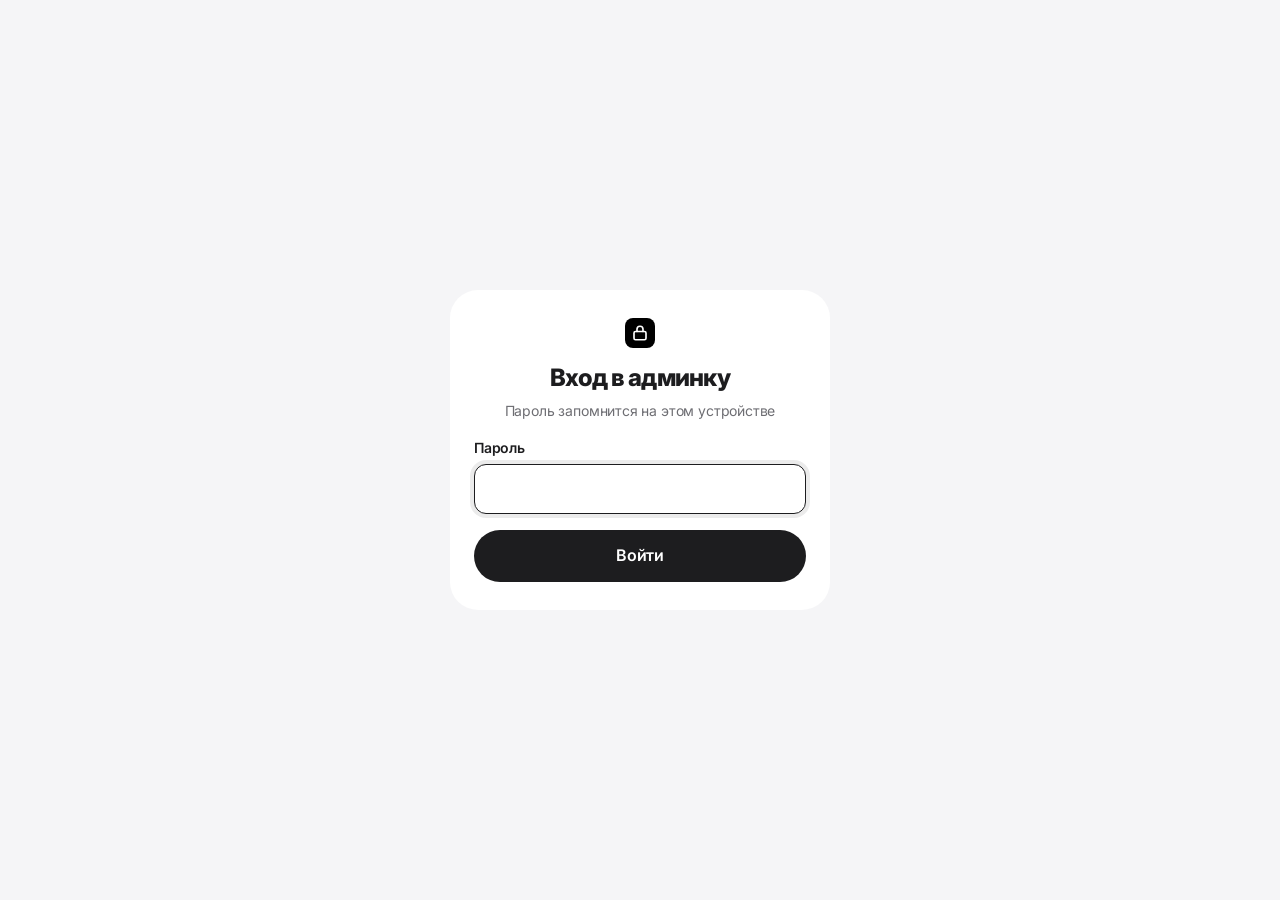
<file: admin.html>
<!doctype html>
<html lang="ru">
<head>
  <meta charset="utf-8">
  <meta name="viewport" content="width=device-width, initial-scale=1, viewport-fit=cover">
  <title>Админка — заявки</title>
  <meta name="robots" content="noindex, nofollow">
  <meta name="theme-color" content="#ffffff">
  <script>try{var t=JSON.parse(localStorage.getItem('zk_theme'));if(t==='dark'||t==='light')document.documentElement.setAttribute('data-theme',t)}catch(e){}</script>

  <link rel="manifest" href="admin-manifest.json">
  <link rel="icon" type="image/png" sizes="192x192" href="icons/admin-192.png">
  <link rel="apple-touch-icon" sizes="180x180" href="icons/admin-apple-touch-icon.png">
  <meta name="apple-mobile-web-app-capable" content="yes">
  <meta name="mobile-web-app-capable" content="yes">
  <meta name="apple-mobile-web-app-title" content="Заказы">
  <meta name="apple-mobile-web-app-status-bar-style" content="default">

  <link rel="preconnect" href="https://fonts.googleapis.com">
  <link rel="preconnect" href="https://fonts.gstatic.com" crossorigin>
  <link rel="stylesheet" href="https://fonts.googleapis.com/css2?family=Inter:wght@400;500;600;700&display=swap">
  <link rel="stylesheet" href="app.css?v=9">
</head>
<body class="admin">

<!-- Вход -->
<div class="login" id="loginView" hidden>
  <form class="login-box card" id="loginForm">
    <div class="brand"><span class="brand-mark" aria-hidden="true">
      <svg width="18" height="18" viewBox="0 0 24 24" fill="none" stroke="currentColor" stroke-width="2.2" stroke-linecap="round" stroke-linejoin="round"><rect x="4" y="10" width="16" height="11" rx="2"/><path d="M8 10V7a4 4 0 0 1 8 0v3"/></svg>
    </span></div>
    <h1>Вход в админку</h1>
    <p>Пароль запомнится на этом устройстве</p>
    <div class="field">
      <label for="loginPw">Пароль</label>
      <input id="loginPw" type="password" autocomplete="current-password" required>
    </div>
    <div class="form-error" id="loginError" hidden></div>
    <button class="btn btn-primary btn-lg btn-block" type="submit" id="loginBtn">Войти</button>
  </form>
</div>

<!-- Приложение -->
<div id="appView" hidden>
  <header class="admin-top">
    <div class="wrap admin-top-in">
      <span class="brand">
        <span class="brand-mark" aria-hidden="true">
          <svg width="18" height="18" viewBox="0 0 24 24" fill="none" stroke="currentColor" stroke-width="2.2" stroke-linecap="round" stroke-linejoin="round"><path d="M9 5H7a2 2 0 0 0-2 2v12a2 2 0 0 0 2 2h10a2 2 0 0 0 2-2V7a2 2 0 0 0-2-2h-2"/><rect x="9" y="3" width="6" height="4" rx="1"/><path d="m9 14 2 2 4-4"/></svg>
        </span>
        Заказы
      </span>
      <nav class="top-tabs" aria-label="Разделы">
        <button type="button" class="top-tab" data-tab="orders">Заявки</button>
        <button type="button" class="top-tab" data-tab="prices">Цены</button>
        <button type="button" class="top-tab" data-tab="report">Итоги</button>
      </nav>
      <button type="button" class="theme-btn" data-theme-toggle aria-label="Сменить тему" title="Светлая / тёмная тема">
        <svg class="i-sun" width="20" height="20" viewBox="0 0 24 24" fill="none" stroke="currentColor" stroke-width="2" stroke-linecap="round" aria-hidden="true"><circle cx="12" cy="12" r="4.2"/><path d="M12 2.5v2M12 19.5v2M4.6 4.6l1.4 1.4M18 18l1.4 1.4M2.5 12h2M19.5 12h2M4.6 19.4 6 18M18 6l1.4-1.4"/></svg>
        <svg class="i-moon" width="20" height="20" viewBox="0 0 24 24" fill="currentColor" aria-hidden="true"><path d="M20.5 14.6A8.5 8.5 0 0 1 9.4 3.5a8.5 8.5 0 1 0 11.1 11.1z"/></svg>
      </button>
      <button type="button" class="icon-btn" id="refreshBtn" title="Обновить" aria-label="Обновить">
        <svg width="20" height="20" viewBox="0 0 24 24" fill="none" stroke="currentColor" stroke-width="2" stroke-linecap="round" stroke-linejoin="round"><path d="M21 12a9 9 0 1 1-2.64-6.36"/><path d="M21 3v6h-6"/></svg>
      </button>
      <button type="button" class="icon-btn" id="logoutBtn" title="Выйти" aria-label="Выйти">
        <svg width="20" height="20" viewBox="0 0 24 24" fill="none" stroke="currentColor" stroke-width="2" stroke-linecap="round" stroke-linejoin="round"><path d="M9 21H5a2 2 0 0 1-2-2V5a2 2 0 0 1 2-2h4"/><path d="m16 17 5-5-5-5"/><path d="M21 12H9"/></svg>
      </button>
    </div>
  </header>

  <main class="wrap admin-main">
    <!-- Заявки -->
    <section data-panel="orders">
      <div class="stats" id="stats"></div>
      <div class="toolbar">
        <div class="chips" id="chips" role="tablist" aria-label="Фильтр по статусу"></div>
        <label class="search">
          <span class="visually-hidden">Поиск</span>
          <svg width="18" height="18" viewBox="0 0 24 24" fill="none" stroke="currentColor" stroke-width="2" stroke-linecap="round"><circle cx="11" cy="11" r="7"/><path d="m20 20-3.5-3.5"/></svg>
          <input class="input" type="search" id="search" placeholder="Имя, тема или контакт" autocomplete="off">
        </label>
      </div>
      <div class="orders" id="ordersList"><div class="loading">Загрузка…</div></div>
    </section>

    <!-- Цены -->
    <section data-panel="prices" hidden>
      <h1 class="tab-title">Цены и тексты</h1>
      <div class="prices-cols">
        <div>
          <div class="panel card">
            <h2>Услуги</h2>
            <p class="panel-desc">Ориентировочная цена за весь проект. Итог = цена услуги + опции + наценка за срочность.</p>
            <div class="edit-list" id="svcList"></div>
            <button type="button" class="btn btn-soft add-btn" id="addSvc">+ Добавить услугу</button>
          </div>
        </div>
        <div>
          <div class="panel card">
            <h2>Дополнительные опции</h2>
            <p class="panel-desc">Прибавляются к цене, если клиент их отметил.</p>
            <div class="edit-list" id="optList"></div>
            <button type="button" class="btn btn-soft add-btn" id="addOpt">+ Добавить опцию</button>
          </div>
          <div class="panel card">
            <h2>Срочность</h2>
            <div class="inline-fields">
              <div class="field">
                <label for="urgDays">Если до срока меньше, дн.</label>
                <input id="urgDays" type="text" inputmode="numeric" data-cfg>
              </div>
              <div class="field">
                <label for="urgPercent">Наценка, %</label>
                <input id="urgPercent" type="text" inputmode="numeric" data-cfg>
              </div>
            </div>
          </div>
          <div class="panel card">
            <h2>Тексты сайта</h2>
            <div class="texts-grid">
              <div class="field">
                <label for="tEyebrow">Надпись над заголовком</label>
                <input id="tEyebrow" maxlength="60" data-cfg>
              </div>
              <div class="field">
                <label for="tTitle">Заголовок</label>
                <input id="tTitle" maxlength="120" data-cfg>
              </div>
              <div class="field">
                <label for="tSubtitle">Подзаголовок</label>
                <textarea id="tSubtitle" maxlength="400" data-cfg></textarea>
              </div>
              <div class="field">
                <label>Три шага под заголовком</label>
                <div id="stepsEdit" class="steps-edit"></div>
              </div>
              <div class="field">
                <label for="tPricesText">Текст над ценами</label>
                <textarea id="tPricesText" maxlength="300" data-cfg></textarea>
              </div>
              <div class="field">
                <label for="tContact">Мой контакт</label>
                <input id="tContact" maxlength="100" placeholder="@username или телефон" data-cfg>
              </div>
              <div class="field">
                <label for="tSupport">Поддержка (Telegram)</label>
                <input id="tSupport" maxlength="100" placeholder="@username" data-cfg>
              </div>
              <div class="field">
                <label for="tNote">Примечание под ценой</label>
                <textarea id="tNote" maxlength="600" data-cfg></textarea>
              </div>
              <div class="field">
                <label for="tFooter">Текст внизу страницы</label>
                <input id="tFooter" maxlength="200" data-cfg>
              </div>
              <div class="field">
                <label for="tInn">ИНН (показывается внизу сайта и на странице оплаты)</label>
                <input id="tInn" maxlength="12" inputmode="numeric" placeholder="300204777467" data-cfg>
              </div>
            </div>
          </div>
        </div>
      </div>
      <div class="save-bar">
        <span id="pricesState">Изменений нет</span>
        <button type="button" class="btn btn-primary" id="savePrices">Сохранить</button>
      </div>
    </section>

    <!-- Итоги -->
    <section data-panel="report" hidden>
      <div class="report-head">
        <h1 class="tab-title">Итоги</h1>
        <label class="visually-hidden" for="yearSelect">Год</label>
        <select class="input" id="yearSelect"></select>
        <button type="button" class="btn btn-ghost" id="copyReport">
          <svg width="18" height="18" viewBox="0 0 24 24" fill="none" stroke="currentColor" stroke-width="2" stroke-linecap="round" stroke-linejoin="round"><rect x="9" y="9" width="12" height="12" rx="2"/><path d="M5 15H4a1 1 0 0 1-1-1V4a1 1 0 0 1 1-1h10a1 1 0 0 1 1 1v1"/></svg>
          Скопировать в Excel
        </button>
      </div>
      <div class="card table-wrap">
        <table class="report-table" id="reportTable"></table>
      </div>
      <p class="muted" style="font-size:13px;margin-top:10px">Месяц определяется по дате заявки. «Сумма заказов» и «Средний чек» — без отменённых. Прибыль = получено − расходы.</p>
    </section>
  </main>

  <nav class="bottom-nav" aria-label="Разделы">
    <button type="button" class="bottom-tab" data-tab="orders">
      <svg viewBox="0 0 24 24" fill="none" stroke="currentColor" stroke-width="2" stroke-linecap="round" stroke-linejoin="round"><path d="M9 5H7a2 2 0 0 0-2 2v12a2 2 0 0 0 2 2h10a2 2 0 0 0 2-2V7a2 2 0 0 0-2-2h-2"/><rect x="9" y="3" width="6" height="4" rx="1"/><path d="M9 12h6M9 16h4"/></svg>
      Заявки
    </button>
    <button type="button" class="bottom-tab" data-tab="prices">
      <svg viewBox="0 0 24 24" fill="none" stroke="currentColor" stroke-width="2" stroke-linecap="round" stroke-linejoin="round"><path d="M20.6 13.4 13.4 20.6a2 2 0 0 1-2.8 0L3 13V3h10l7.6 7.6a2 2 0 0 1 0 2.8z"/><circle cx="7.5" cy="7.5" r="1.5"/></svg>
      Цены
    </button>
    <button type="button" class="bottom-tab" data-tab="report">
      <svg viewBox="0 0 24 24" fill="none" stroke="currentColor" stroke-width="2" stroke-linecap="round" stroke-linejoin="round"><path d="M3 3v18h18"/><path d="M7 16v-5M12 16V8M17 16v-8"/></svg>
      Итоги
    </button>
  </nav>
</div>

<script src="config.js?v=9"></script>
<script src="common.js?v=9"></script>
<script>
(function () {
  'use strict';
  var A = window.App;
  var $ = function (id) { return document.getElementById(id); };
  var PW_KEY = 'zk_admin_pw';
  var TAB_KEY = 'zk_admin_tab';

  var state = {
    password: A.lsGet(PW_KEY, ''),
    orders: [],
    config: null,
    filter: 'active',
    search: '',
    tab: A.lsGet(TAB_KEY, 'orders'),
    pricesDirty: false
  };

  A.mountDemoBanner();

  /* ===== Вход / выход ===== */

  function showLogin(message) {
    $('appView').hidden = true;
    $('loginView').hidden = false;
    $('loginError').hidden = !message;
    $('loginError').textContent = message || '';
    if (A.DEMO && !message) $('loginPw').placeholder = 'В демо-режиме: demo';
    setTimeout(function () { $('loginPw').focus(); }, 50);
  }

  function showApp() {
    $('loginView').hidden = true;
    $('appView').hidden = false;
    switchTab(state.tab);
    A.showIosInstallHint('zk_ios_hint_admin', 'Заказы');
  }

  $('loginForm').addEventListener('submit', function (e) {
    e.preventDefault();
    var pw = $('loginPw').value;
    if (!pw) return;
    var btn = $('loginBtn');
    btn.disabled = true;
    btn.textContent = 'Проверяем…';
    $('loginError').hidden = true;
    A.api('login', { password: pw }).then(function () {
      state.password = pw;
      A.lsSet(PW_KEY, pw);
      $('loginPw').value = '';
      showApp();
      loadAll();
    }).catch(function (err) {
      $('loginError').textContent = err.message;
      $('loginError').hidden = false;
    }).then(function () {
      btn.disabled = false;
      btn.textContent = 'Войти';
    });
  });

  $('logoutBtn').addEventListener('click', function () {
    if (!confirm('Выйти из админки на этом устройстве?')) return;
    A.lsDel(PW_KEY);
    state.password = '';
    state.orders = [];
    showLogin();
  });

  function authApi(action, data) {
    return A.api(action, Object.assign({ password: state.password }, data || {})).catch(function (err) {
      if (err.code === 'auth') {
        A.lsDel(PW_KEY);
        state.password = '';
        showLogin(err.message);
      }
      throw err;
    });
  }

  /* ===== Вкладки ===== */

  function switchTab(tab) {
    if (['orders', 'prices', 'report'].indexOf(tab) === -1) tab = 'orders';
    state.tab = tab;
    A.lsSet(TAB_KEY, tab);
    document.querySelectorAll('[data-panel]').forEach(function (p) { p.hidden = p.getAttribute('data-panel') !== tab; });
    document.querySelectorAll('[data-tab]').forEach(function (b) {
      var on = b.getAttribute('data-tab') === tab;
      b.classList.toggle('active', on);
      if (on) b.setAttribute('aria-current', 'page'); else b.removeAttribute('aria-current');
    });
    if (tab === 'report') renderReport();
    window.scrollTo(0, 0);
  }

  document.querySelectorAll('[data-tab]').forEach(function (b) {
    b.addEventListener('click', function () {
      if (state.tab === 'prices' && state.pricesDirty && b.getAttribute('data-tab') !== 'prices' &&
          !confirm('Изменения в ценах не сохранены. Уйти со вкладки?')) return;
      switchTab(b.getAttribute('data-tab'));
    });
  });

  /* ===== Загрузка ===== */

  function loadAll() {
    var btn = $('refreshBtn');
    btn.classList.add('spinning');
    return Promise.all([
      authApi('list').then(function (res) {
        state.orders = (res.orders || []).map(normalizeOrder);
        renderOrders();
        if (state.tab === 'report') renderReport();
      }),
      A.api('config').then(function (res) {
        if (!state.pricesDirty) {
          var hadPay = state.config && state.config.payEnabled;
          state.config = A.normalizeConfig(res.config);
          if (state.orders.length && hadPay !== state.config.payEnabled) renderOrders();
          renderPricesEditor();
        }
      })
    ]).catch(function (err) {
      if (err.code !== 'auth') {
        A.toast(err.message, 'error');
        if (!state.orders.length) $('ordersList').innerHTML = '<div class="empty card"><b>Не удалось загрузить заявки</b>' + A.esc(err.message) + '</div>';
      }
    }).then(function () { btn.classList.remove('spinning'); });
  }

  $('refreshBtn').addEventListener('click', function () {
    if (state.pricesDirty && state.tab === 'prices' && !confirm('Несохранённые изменения цен будут потеряны. Обновить?')) return;
    state.pricesDirty = false;
    loadAll().then(function () { A.toast('Обновлено'); });
  });

  function normalizeOrder(o) {
    var r = {};
    A.ORDER_FIELDS.forEach(function (k) {
      r[k] = o[k] == null ? '' : String(o[k]);
    });
    if (!A.STATUSES.some(function (s) { return s.id === r.status; })) r.status = 'new';
    return r;
  }

  /* ===== Расчёты ===== */

  function isActive(o) { return A.ACTIVE_STATUSES.indexOf(o.status) !== -1; }
  function profitOf(o) { return A.num(o.paid) - A.num(o.expenses); }
  function debtOf(o) { return o.status === 'cancelled' ? 0 : Math.max(A.num(o.price) - A.num(o.paid), 0); }
  function daysLeft(o) { return A.daysUntil(o.deadline); }

  function sortOrders(list) {
    return list.slice().sort(function (a, b) {
      var aa = isActive(a), bb = isActive(b);
      if (aa !== bb) return aa ? -1 : 1;
      if (aa) {
        var da = a.deadline || '9999', db = b.deadline || '9999';
        if (da !== db) return da < db ? -1 : 1;
        return (+a.id) - (+b.id);
      }
      if (a.created !== b.created) return a.created < b.created ? 1 : -1;
      return (+b.id) - (+a.id);
    });
  }

  /* ===== Итоги-карточки ===== */

  function renderStats() {
    var active = 0, fresh = 0, overdue = 0, debt = 0, month = 0, all = 0;
    var monthKey = A.todayStr().slice(0, 7);
    state.orders.forEach(function (o) {
      if (isActive(o)) {
        active++;
        if (o.status === 'new') fresh++;
        var d = daysLeft(o);
        if (d !== null && d < 0) overdue++;
      }
      debt += debtOf(o);
      var p = profitOf(o);
      all += p;
      if (o.created.slice(0, 7) === monthKey) month += p;
    });
    var monthName = new Date().toLocaleString('ru-RU', { month: 'long' });
    $('stats').innerHTML =
      stat('В работе', active, fresh ? 'из них новых: ' + fresh : 'новых нет', 'accent') +
      stat('Просрочено', overdue, overdue ? 'проверьте сроки' : 'всё в срок', '', overdue ? 'red' : '') +
      stat('Должны клиенты', A.money(debt), 'цена − оплачено') +
      stat('Прибыль за месяц', A.money(month), monthName) +
      stat('Прибыль за всё время', A.money(all), 'оплачено − расходы', 'stat-wide');
  }

  function stat(label, value, sub, cls, valueCls) {
    return '<div class="stat card ' + (cls || '') + '"><div class="stat-label">' + A.esc(label) + '</div>' +
      '<div class="stat-value ' + (valueCls || '') + '">' + A.esc(value) + '</div>' +
      '<div class="stat-sub">' + A.esc(sub) + '</div></div>';
  }

  /* ===== Фильтры ===== */

  var FILTERS = [{ id: 'active', label: 'Активные' }, { id: 'all', label: 'Все' }].concat(A.STATUSES);

  function filterMatch(o, f) {
    if (f === 'all') return true;
    if (f === 'active') return isActive(o);
    return o.status === f;
  }

  function renderChips() {
    $('chips').innerHTML = FILTERS.map(function (f) {
      var count = state.orders.filter(function (o) { return filterMatch(o, f.id); }).length;
      return '<button type="button" class="chip' + (state.filter === f.id ? ' active' : '') + '" data-filter="' + f.id + '" role="tab" aria-selected="' + (state.filter === f.id) + '">' +
        A.esc(f.label) + '<span class="count">' + count + '</span></button>';
    }).join('');
  }

  $('chips').addEventListener('click', function (e) {
    var chip = e.target.closest('[data-filter]');
    if (!chip) return;
    state.filter = chip.getAttribute('data-filter');
    renderChips();
    renderList();
  });

  var searchTimer;
  $('search').addEventListener('input', function () {
    clearTimeout(searchTimer);
    var v = this.value;
    searchTimer = setTimeout(function () { state.search = v.trim().toLowerCase(); renderList(); }, 120);
  });

  /* ===== Список заявок ===== */

  function renderOrders() {
    renderStats();
    renderChips();
    renderList();
  }

  function renderList() {
    var q = state.search;
    var list = sortOrders(state.orders.filter(function (o) {
      if (!filterMatch(o, state.filter)) return false;
      if (!q) return true;
      return (o.name + ' ' + o.topic + ' ' + o.contact).toLowerCase().indexOf(q) !== -1;
    }));
    if (!list.length) {
      var msg = state.orders.length
        ? (q ? '<b>Ничего не найдено</b>Попробуйте изменить запрос или фильтр.' : '<b>Здесь пусто</b>Нет заявок с таким статусом.')
        : '<b>Заявок пока нет</b>Они появятся здесь, как только клиенты заполнят форму на сайте.';
      $('ordersList').innerHTML = '<div class="empty card" style="grid-column:1/-1">' + msg + '</div>';
      return;
    }
    $('ordersList').innerHTML = list.map(cardHtml).join('');
  }

  function findOrder(id) {
    for (var i = 0; i < state.orders.length; i++) if (state.orders[i].id === id) return state.orders[i];
    return null;
  }

  function deadlineBadge(o) {
    if (!isActive(o) || !o.deadline) return '';
    var d = daysLeft(o);
    if (d === null) return '';
    if (d < 0) return '<span class="badge badge-bad">просрочено на ' + (-d) + ' ' + A.plural(-d, ['день', 'дня', 'дней']) + '</span>';
    if (d === 0) return '<span class="badge badge-warn">сегодня</span>';
    return '<span class="badge ' + (d <= 2 ? 'badge-warn' : 'badge-ok') + '">осталось ' + d + ' дн.</span>';
  }

  function calcHtml(o) {
    var profit = profitOf(o), debt = debtOf(o);
    return 'Прибыль: <b class="' + (profit > 0 ? 'pos' : profit < 0 ? 'neg' : '') + '">' + A.money(profit) + '</b>' +
      '<span>Долг: <b class="' + (debt > 0 ? 'neg' : '') + '">' + A.money(debt) + '</b></span>';
  }

  function cardHtml(o) {
    var href = A.contactHref(o.contact);
    var contact = href
      ? '<a class="order-contact" href="' + A.esc(href) + '"' + (href.indexOf('http') === 0 ? ' target="_blank" rel="noopener"' : '') + '>' + A.esc(o.contact) + '</a>'
      : '<span class="order-contact">' + A.esc(o.contact) + '</span>';
    var vol = o.volume;
    var statusOpts = A.STATUSES.map(function (s) {
      return '<option value="' + s.id + '"' + (s.id === o.status ? ' selected' : '') + '>' + s.label + '</option>';
    }).join('');
    var id = A.esc(o.id);
    var details = [
      ['Предмет', o.subject], ['Класс / курс', o.grade], ['Опции', o.options],
      ['Пожелания', o.wishes], ['Цена сайта', o.calcPrice ? A.money(o.calcPrice) : ''], ['Оплаты онлайн', o.payLog], ['Создано', o.created]
    ].filter(function (r) { return r[1]; }).map(function (r) {
      return '<dt>' + r[0] + '</dt><dd>' + A.esc(r[1]) + '</dd>';
    }).join('');

    return '<article class="order card st-' + o.status + '" data-id="' + id + '">' +
      '<div class="order-head"><div style="min-width:0">' +
        '<div class="order-no">№' + id + ' · ' + A.esc(A.fmtDate(o.created)) + '</div>' +
        '<div class="order-name">' + A.esc(o.name) + '</div>' + contact +
      '</div>' +
      '<select class="status-select" aria-label="Статус заявки №' + id + '">' + statusOpts + '</select></div>' +
      '<div class="order-body">' +
        '<div class="order-service">' + A.esc(o.service) + (vol ? ' · ' + A.esc(vol) : '') + '</div>' +
        (o.topic ? '<div class="order-topic">' + A.esc(o.topic) + '</div>' : '') +
        '<div class="order-deadline">Срок: ' + A.esc(A.fmtDate(o.deadline) || '—') + ' <span class="dl-badge">' + deadlineBadge(o) + '</span></div>' +
      '</div>' +
      '<div class="money-grid">' +
        moneyInput('price', 'Цена', o.price, id) +
        moneyInput('paid', 'Оплачено', o.paid, id) +
        moneyInput('expenses', 'Расходы', o.expenses, id) +
      '</div>' +
      '<div class="field notes"><label class="visually-hidden" for="n-' + id + '">Заметки</label>' +
        '<textarea id="n-' + id + '" data-k="notes" placeholder="Мои заметки">' + A.esc(o.notes) + '</textarea></div>' +
      '<div class="order-calc">' + calcHtml(o) + '</div>' +
      (details ? '<details><summary>Подробнее</summary><dl class="details-grid">' + details + '</dl></details>' : '') +
      '<div class="order-actions">' +
        '<button type="button" class="btn btn-primary btn-sm save-btn">Сохранить</button>' +
        (state.config && state.config.payEnabled && o.payToken && o.status !== 'cancelled'
          ? '<button type="button" class="btn btn-soft btn-sm paylink-btn" title="Скопировать ссылку на оплату для клиента">💳 Ссылка на оплату</button>' : '') +
        '<span class="spacer"></span>' +
        '<button type="button" class="btn btn-danger btn-sm del-btn">Удалить</button>' +
      '</div>' +
    '</article>';
  }

  function moneyInput(key, label, value, id) {
    return '<div class="field"><label for="' + key + '-' + id + '">' + label + ', ₽</label>' +
      '<input id="' + key + '-' + id + '" data-k="' + key + '" type="text" inputmode="numeric" autocomplete="off" value="' + A.esc(value) + '" placeholder="0"></div>';
  }

  function cardOf(el) { return el.closest('.order'); }

  function readCard(card) {
    var r = {};
    card.querySelectorAll('[data-k]').forEach(function (el) { r[el.getAttribute('data-k')] = el.value; });
    return r;
  }

  // Статус сохраняется сразу
  $('ordersList').addEventListener('change', function (e) {
    if (!e.target.classList.contains('status-select')) return;
    var card = cardOf(e.target);
    var o = findOrder(card.getAttribute('data-id'));
    var prev = o.status;
    var next = e.target.value;
    o.status = next;
    applyStatusToCard(card, o);
    renderStats();
    renderChips();
    authApi('update', { id: o.id, fields: { status: next } }).then(function () {
      A.toast('Статус: ' + A.statusLabel(next));
    }).catch(function (err) {
      o.status = prev;
      e.target.value = prev;
      applyStatusToCard(card, o);
      renderStats();
      renderChips();
      if (err.code !== 'auth') A.toast(err.message, 'error');
    });
  });

  function applyStatusToCard(card, o) {
    var dirty = card.classList.contains('dirty');
    card.className = 'order card st-' + o.status + (dirty ? ' dirty' : '');
    card.querySelector('.dl-badge').innerHTML = deadlineBadge(o);
    updateCalc(card, o);
  }

  function updateCalc(card, o) {
    var v = readCard(card);
    var preview = Object.assign({}, o, { price: v.price, paid: v.paid, expenses: v.expenses });
    card.querySelector('.order-calc').innerHTML = calcHtml(preview);
  }

  // Прибыль и долг пересчитываются при вводе
  $('ordersList').addEventListener('input', function (e) {
    if (!e.target.hasAttribute('data-k')) return;
    var card = cardOf(e.target);
    card.classList.add('dirty');
    updateCalc(card, findOrder(card.getAttribute('data-id')));
  });

  $('ordersList').addEventListener('click', function (e) {
    var payBtn = e.target.closest('.paylink-btn');
    if (payBtn) {
      var po = state.orders.filter(function (x) { return x.id === payBtn.closest('.order').getAttribute('data-id'); })[0];
      if (!po) return;
      var link = location.origin + location.pathname.replace(/[^\/]*$/, '') + 'pay.html?o=' + encodeURIComponent(po.id) + '&t=' + encodeURIComponent(po.payToken);
      copyText(link).then(function () { A.toast('Ссылка скопирована — отправьте её клиенту'); }, function () { prompt('Ссылка на оплату:', link); });
      return;
    }
    var save = e.target.closest('.save-btn');
    var del = e.target.closest('.del-btn');
    if (!save && !del) return;
    var card = cardOf(e.target);
    var o = findOrder(card.getAttribute('data-id'));
    if (save) saveCard(card, o, save);
    if (del) deleteOrder(card, o, del);
  });

  function saveCard(card, o, btn) {
    var v = readCard(card);
    btn.disabled = true;
    btn.textContent = 'Сохраняю…';
    authApi('update', { id: o.id, fields: { price: v.price, paid: v.paid, expenses: v.expenses, notes: v.notes } })
      .then(function (res) {
        var upd = normalizeOrder(res.order || Object.assign({}, o, v));
        Object.assign(o, upd);
        card.querySelectorAll('[data-k]').forEach(function (el) { el.value = o[el.getAttribute('data-k')]; });
        card.classList.remove('dirty');
        updateCalc(card, o);
        renderStats();
        A.toast('Сохранено');
      })
      .catch(function (err) { if (err.code !== 'auth') A.toast(err.message, 'error'); })
      .then(function () { btn.disabled = false; btn.textContent = 'Сохранить'; });
  }

  function deleteOrder(card, o, btn) {
    if (!confirm('Удалить заявку №' + o.id + ' (' + o.name + ')?\nЭто действие нельзя отменить.')) return;
    btn.disabled = true;
    authApi('delete', { id: o.id }).then(function () {
      state.orders = state.orders.filter(function (x) { return x !== o; });
      card.remove();
      renderStats();
      renderChips();
      if (!$('ordersList').querySelector('.order')) renderList();
      A.toast('Заявка удалена');
    }).catch(function (err) {
      btn.disabled = false;
      if (err.code !== 'auth') A.toast(err.message, 'error');
    });
  }

  /* ===== Цены ===== */

  function svcHtml(s, i) {
    return '<div class="edit-item" data-id="' + A.esc(s.id) + '">' +
      '<div class="edit-head"><b>Услуга ' + (i + 1) + '</b><button type="button" class="btn btn-danger btn-sm" data-remove>Удалить</button></div>' +
      '<div class="edit-row-opt" style="grid-template-columns:1fr 130px">' +
        '<div class="field"><label>Название</label><input data-k="name" maxlength="80" value="' + A.esc(s.name) + '"></div>' +
        '<div class="field"><label>Цена за проект, ₽</label><input data-k="price" inputmode="numeric" value="' + A.esc(s.price) + '"></div>' +
      '</div>' +
      '<div class="field"><label>Описание</label><textarea data-k="desc" maxlength="400" style="min-height:72px">' + A.esc(s.desc) + '</textarea></div>' +
    '</div>';
  }

  function optHtml(o) {
    return '<div class="edit-item" data-id="' + A.esc(o.id) + '"><div class="edit-row-opt">' +
      '<div class="field"><label>Название</label><input data-k="name" maxlength="80" value="' + A.esc(o.name) + '"></div>' +
      '<div class="field"><label>Цена, ₽</label><input data-k="price" inputmode="numeric" value="' + A.esc(o.price) + '"></div>' +
      '<button type="button" class="btn btn-danger btn-icon" data-remove aria-label="Удалить опцию">' +
        '<svg width="18" height="18" viewBox="0 0 24 24" fill="none" stroke="currentColor" stroke-width="2" stroke-linecap="round"><path d="M4 7h16M10 11v6M14 11v6M6 7l1 12a2 2 0 0 0 2 2h6a2 2 0 0 0 2-2l1-12M9 7V4h6v3"/></svg>' +
      '</button></div></div>';
  }

  function renderPricesEditor() {
    var c = state.config;
    if (!c) return;
    $('svcList').innerHTML = c.services.map(svcHtml).join('');
    $('optList').innerHTML = c.options.length ? c.options.map(optHtml).join('') : '<p class="muted" style="font-size:14px">Опций нет.</p>';
    $('urgDays').value = c.urgency.days;
    $('urgPercent').value = c.urgency.percent;
    $('tTitle').value = c.heroTitle;
    $('tSubtitle').value = c.heroSubtitle;
    $('tContact').value = c.contact;
    $('tEyebrow').value = c.eyebrow;
    $('tPricesText').value = c.pricesText;
    $('tSupport').value = c.support;
    $('tFooter').value = c.footerText;
    $('tInn').value = c.inn;
    $('stepsEdit').innerHTML = c.steps.map(function (st, i) {
      return '<div class="step-edit"><span class="step-num">' + (i + 1) + '</span>' +
        '<input class="input" data-step="title" maxlength="60" placeholder="Заголовок шага" value="' + A.esc(st.title) + '">' +
        '<input class="input" data-step="sub" maxlength="100" placeholder="Пояснение" value="' + A.esc(st.sub) + '"></div>';
    }).join('');
    $('tNote').value = c.note;
    setPricesDirty(false);
  }

  function readPricesEditor() {
    function items(listId, keys) {
      return Array.prototype.map.call($(listId).querySelectorAll('.edit-item'), function (el) {
        var r = { id: el.getAttribute('data-id') };
        keys.forEach(function (k) { r[k] = el.querySelector('[data-k="' + k + '"]').value; });
        return r;
      });
    }
    return {
      services: items('svcList', ['name', 'price', 'desc']),
      options: items('optList', ['name', 'price']),
      urgency: { days: $('urgDays').value, percent: $('urgPercent').value },
      heroTitle: $('tTitle').value,
      heroSubtitle: $('tSubtitle').value,
      contact: $('tContact').value,
      note: $('tNote').value,
      eyebrow: $('tEyebrow').value,
      pricesText: $('tPricesText').value,
      support: $('tSupport').value,
      footerText: $('tFooter').value,
      inn: $('tInn').value,
      steps: Array.prototype.map.call($('stepsEdit').querySelectorAll('.step-edit'), function (el) {
        return { title: el.querySelector('[data-step="title"]').value, sub: el.querySelector('[data-step="sub"]').value };
      })
    };
  }

  function setPricesDirty(on) {
    state.pricesDirty = on;
    $('pricesState').textContent = on ? 'Есть несохранённые изменения' : 'Изменений нет';
    $('pricesState').style.color = on ? 'var(--amber)' : '';
  }

  function renumberServices() {
    $('svcList').querySelectorAll('.edit-head b').forEach(function (b, i) { b.textContent = 'Услуга ' + (i + 1); });
  }

  document.querySelector('[data-panel="prices"]').addEventListener('input', function () { setPricesDirty(true); });
  document.querySelector('[data-panel="prices"]').addEventListener('change', function () { setPricesDirty(true); });

  document.querySelector('[data-panel="prices"]').addEventListener('click', function (e) {
    var rm = e.target.closest('[data-remove]');
    if (!rm) return;
    var item = rm.closest('.edit-item');
    var isSvc = item.parentNode.id === 'svcList';
    if (isSvc && $('svcList').querySelectorAll('.edit-item').length <= 1) {
      A.toast('Должна остаться хотя бы одна услуга', 'error');
      return;
    }
    var name = item.querySelector('[data-k="name"]').value || 'без названия';
    if (!confirm('Удалить «' + name + '»?')) return;
    item.remove();
    if (isSvc) renumberServices();
    setPricesDirty(true);
  });

  $('addSvc').addEventListener('click', function () {
    var n = $('svcList').querySelectorAll('.edit-item').length;
    $('svcList').insertAdjacentHTML('beforeend', svcHtml({ id: A.uid('s'), name: '', price: 1000, desc: '' }, n));
    var items = $('svcList').querySelectorAll('.edit-item');
    items[items.length - 1].querySelector('[data-k="name"]').focus();
    setPricesDirty(true);
  });

  $('addOpt').addEventListener('click', function () {
    var p = $('optList').querySelector('p');
    if (p) p.remove();
    $('optList').insertAdjacentHTML('beforeend', optHtml({ id: A.uid('o'), name: '', price: 100 }));
    var items = $('optList').querySelectorAll('.edit-item');
    items[items.length - 1].querySelector('[data-k="name"]').focus();
    setPricesDirty(true);
  });

  function isNonNegNumber(v) { return /^\s*\d+([.,]\d+)?\s*$/.test(String(v)); }

  $('savePrices').addEventListener('click', function () {
    var raw = readPricesEditor();
    var problems = [];
    raw.services.forEach(function (s, i) {
      if (!s.name.trim()) problems.push('Укажите название услуги ' + (i + 1));
      if (!isNonNegNumber(s.price)) problems.push('Проверьте цены у услуги ' + (i + 1));
    });
    raw.options.forEach(function (o, i) {
      if (!o.name.trim()) problems.push('Укажите название опции ' + (i + 1));
      if (!isNonNegNumber(o.price)) problems.push('Проверьте цену опции ' + (i + 1));
    });
    [raw.urgency.days, raw.urgency.percent].forEach(function (v) {
      if (!isNonNegNumber(v)) problems.push('Срочность — только числа');
    });
    if (raw.inn.trim() && !/^(\d{10}|\d{12})$/.test(raw.inn.trim())) problems.push('ИНН — 10 или 12 цифр');
    if (problems.length) { A.toast(problems[0], 'error'); return; }

    var cfg = A.normalizeConfig(raw);
    var btn = this;
    btn.disabled = true;
    btn.textContent = 'Сохраняю…';
    authApi('saveConfig', { config: cfg }).then(function (res) {
      state.config = A.normalizeConfig(res.config || cfg);
      A.lsSet('zk_config_cache_v2', state.config);
      renderPricesEditor();
      A.toast('Цены сохранены — сайт уже показывает новые');
    }).catch(function (err) {
      if (err.code !== 'auth') A.toast(err.message, 'error');
    }).then(function () { btn.disabled = false; btn.textContent = 'Сохранить'; });
  });

  window.addEventListener('beforeunload', function (e) {
    var dirtyCard = document.querySelector('.order.dirty');
    if (state.pricesDirty || dirtyCard) { e.preventDefault(); e.returnValue = ''; }
  });

  /* ===== Итоги ===== */

  var MONTHS = ['Январь', 'Февраль', 'Март', 'Апрель', 'Май', 'Июнь', 'Июль', 'Август', 'Сентябрь', 'Октябрь', 'Ноябрь', 'Декабрь'];
  var REPORT_COLS = ['Месяц', 'Заказов', 'Сдано', 'Сумма заказов', 'Получено', 'Расходы', 'Прибыль', 'Средний чек'];

  function fillYears() {
    var current = String(new Date().getFullYear());
    var years = {};
    years[current] = true;
    state.orders.forEach(function (o) { var y = o.created.slice(0, 4); if (/^\d{4}$/.test(y)) years[y] = true; });
    var list = Object.keys(years).sort().reverse();
    var sel = $('yearSelect');
    var prev = sel.value || current;
    sel.innerHTML = list.map(function (y) { return '<option value="' + y + '">' + y + '</option>'; }).join('');
    sel.value = list.indexOf(prev) !== -1 ? prev : current;
  }

  function reportData(year) {
    var rows = MONTHS.map(function (name) {
      return { name: name, count: 0, done: 0, sum: 0, sumCount: 0, received: 0, expenses: 0 };
    });
    state.orders.forEach(function (o) {
      if (o.created.slice(0, 4) !== year) return;
      var m = parseInt(o.created.slice(5, 7), 10) - 1;
      if (!(m >= 0 && m < 12)) return;
      var r = rows[m];
      r.count++;
      if (o.status === 'done') r.done++;
      if (o.status !== 'cancelled') { r.sum += A.num(o.price); r.sumCount++; }
      r.received += A.num(o.paid);
      r.expenses += A.num(o.expenses);
    });
    var total = { name: 'Итого', count: 0, done: 0, sum: 0, sumCount: 0, received: 0, expenses: 0 };
    rows.forEach(function (r) {
      ['count', 'done', 'sum', 'sumCount', 'received', 'expenses'].forEach(function (k) { total[k] += r[k]; });
    });
    function finish(r) {
      r.profit = r.received - r.expenses;
      r.avg = r.sumCount ? Math.round(r.sum / r.sumCount) : 0;
      return r;
    }
    return { rows: rows.map(finish), total: finish(total) };
  }

  function renderReport() {
    fillYears();
    var year = $('yearSelect').value;
    var data = reportData(year);
    var nowKey = A.todayStr().slice(0, 7);
    function tr(r, i, tag) {
      tag = tag || 'td';
      var isCurrent = i != null && (year + '-' + (i < 9 ? '0' : '') + (i + 1)) === nowKey;
      var cls = [];
      if (i != null && !r.count) cls.push('zero');
      if (isCurrent) cls.push('current');
      return '<tr' + (cls.length ? ' class="' + cls.join(' ') + '"' : '') + '>' +
        '<' + tag + '>' + r.name + '</' + tag + '>' +
        '<td>' + r.count + '</td><td>' + r.done + '</td>' +
        '<td>' + A.money(r.sum) + '</td><td>' + A.money(r.received) + '</td><td>' + A.money(r.expenses) + '</td>' +
        '<td class="profit' + (r.profit < 0 ? ' neg' : '') + '">' + A.money(r.profit) + '</td>' +
        '<td>' + (r.avg ? A.money(r.avg) : '—') + '</td></tr>';
    }
    $('reportTable').innerHTML =
      '<thead><tr>' + REPORT_COLS.map(function (c) { return '<th scope="col">' + c + '</th>'; }).join('') + '</tr></thead>' +
      '<tbody>' + data.rows.map(function (r, i) { return tr(r, i); }).join('') + '</tbody>' +
      '<tfoot>' + tr(data.total) + '</tfoot>';
  }

  $('yearSelect').addEventListener('change', renderReport);

  $('copyReport').addEventListener('click', function () {
    var year = $('yearSelect').value;
    var data = reportData(year);
    var lines = [REPORT_COLS.join('\t')];
    data.rows.concat([data.total]).forEach(function (r) {
      lines.push([r.name === 'Итого' ? 'Итого' : r.name + ' ' + year, r.count, r.done, Math.round(r.sum), Math.round(r.received),
        Math.round(r.expenses), Math.round(r.profit), r.avg].join('\t'));
    });
    copyText(lines.join('\n')).then(function () {
      A.toast('Таблица скопирована — вставьте её в Excel');
    }).catch(function () {
      A.toast('Не удалось скопировать', 'error');
    });
  });

  function copyText(text) {
    if (navigator.clipboard && window.isSecureContext) return navigator.clipboard.writeText(text);
    return new Promise(function (resolve, reject) {
      var ta = document.createElement('textarea');
      ta.value = text;
      ta.setAttribute('readonly', '');
      ta.style.position = 'fixed';
      ta.style.opacity = '0';
      document.body.appendChild(ta);
      ta.select();
      ta.setSelectionRange(0, text.length);
      var ok = false;
      try { ok = document.execCommand('copy'); } catch (e) { ok = false; }
      ta.remove();
      if (ok) resolve(); else reject(new Error('copy'));
    });
  }

  /* ===== Старт ===== */

  if (state.password) {
    showApp();
    loadAll();
  } else {
    showLogin();
  }
})();
</script>
</body>
</html>
</file>
<file: app.css>
/* ===== Базовые переменные ===== */
:root {
  color-scheme: light;
  --accent: #1d1d1f;
  --accent-600: #000000;
  --accent-700: #000000;
  --accent-50: #f5f5f7;
  --accent-100: #e8e8ed;
  --accent-200: #d2d2d7;
  --bg: #f5f5f7;
  --card: #ffffff;
  --text: #1d1d1f;
  --muted: #6e6e73;
  --faint: #86868b;
  --border: #e5e5ea;
  --input: #d2d2d7;
  --green: #1d1d1f;
  --green-bg: #f5f5f7;
  --amber: #6e6e73;
  --amber-bg: #f5f5f7;
  --red: #d70015;
  --red-bg: #fff1f2;
  --blue: #1d1d1f;
  --blue-bg: #f5f5f7;
  --gray: #86868b;
  --radius-sm: 14px;
  --radius: 18px;
  --radius-lg: 22px;
  --bg2: #f5f5f7;
  --bg3: #e8e8ed;
  --on-accent: #ffffff;
  --strong: #000000;
  --glass: rgba(255, 255, 255, .72);
  --summary-bg: #000000;
  --summary-border: transparent;
  --shadow: 0 1px 2px rgba(0, 0, 0, .03), 0 4px 16px rgba(0, 0, 0, .04);
  --shadow-lg: 0 2px 8px rgba(0, 0, 0, .04), 0 24px 60px rgba(0, 0, 0, .10);
  --safe-top: env(safe-area-inset-top, 0px);
  --safe-right: env(safe-area-inset-right, 0px);
  --safe-bottom: env(safe-area-inset-bottom, 0px);
  --safe-left: env(safe-area-inset-left, 0px);
  --header-h: 60px;
}

*, *::before, *::after { box-sizing: border-box; }

html {
  -webkit-text-size-adjust: 100%;
  text-size-adjust: 100%;
  scroll-behavior: smooth;
  scroll-padding-top: calc(var(--header-h) + var(--safe-top) + 12px);
}

body {
  margin: 0;
  min-height: 100vh;
  min-height: 100dvh;
  font-family: -apple-system, BlinkMacSystemFont, 'SF Pro Text', 'SF Pro Display', 'Inter', 'Segoe UI', Roboto, 'Helvetica Neue', Arial, sans-serif;
  font-size: 16px;
  line-height: 1.5;
  color: var(--text);
  background: var(--bg);
  -webkit-font-smoothing: antialiased;
  -webkit-tap-highlight-color: transparent;
  padding-left: var(--safe-left);
  padding-right: var(--safe-right);
  overflow-x: hidden;
}

h1, h2, h3 { line-height: 1.15; margin: 0; letter-spacing: -.02em; }
p { margin: 0; }
a { color: var(--accent); }
img { max-width: 100%; display: block; }
[hidden] { display: none !important; }

.wrap {
  width: 100%;
  max-width: 1120px;
  margin: 0 auto;
  padding: 0 16px;
}

.muted { color: var(--muted); }
.visually-hidden {
  position: absolute !important; width: 1px; height: 1px; overflow: hidden;
  clip: rect(0 0 0 0); white-space: nowrap;
}

/* ===== Кнопки ===== */
.btn {
  -webkit-appearance: none;
  appearance: none;
  display: inline-flex;
  align-items: center;
  justify-content: center;
  gap: 8px;
  min-height: 44px;
  padding: 10px 18px;
  border: 1px solid transparent;
  border-radius: var(--radius-sm);
  font: inherit;
  font-weight: 700;
  font-size: 15px;
  line-height: 1.2;
  text-decoration: none;
  cursor: pointer;
  transition: background-color .15s, border-color .15s, color .15s, box-shadow .15s, transform .1s;
  white-space: nowrap;
  user-select: none;
}
.btn:active { transform: translateY(1px); }
.btn:disabled { opacity: .6; cursor: default; transform: none; }
.btn:focus-visible { outline: 3px solid var(--accent-200); outline-offset: 2px; }

.btn-primary { background: var(--accent); color: var(--on-accent); box-shadow: 0 6px 16px rgba(0, 0, 0, .25); }
.btn-primary:hover { background: var(--accent-600); }
.btn-ghost { background: var(--card); color: var(--text); border-color: var(--border); }
.btn-ghost:hover { border-color: var(--accent-200); color: var(--accent-600); }
.btn-soft { background: var(--accent-50); color: var(--accent-600); }
.btn-soft:hover { background: var(--accent-100); }
.btn-danger { background: transparent; color: var(--red); border-color: transparent; }
.btn-danger:hover { background: var(--red-bg); }
.btn-lg { min-height: 52px; padding: 14px 22px; font-size: 16px; border-radius: var(--radius); }
.btn-sm { min-height: 38px; padding: 8px 14px; font-size: 14px; }
.btn-block { width: 100%; }
.btn-icon { min-width: 44px; padding: 10px; }

/* ===== Карточки ===== */
.card {
  background: var(--card);
  border: 1px solid var(--border);
  border-radius: var(--radius-lg);
  box-shadow: var(--shadow);
}

/* ===== Поля ===== */
.field { display: flex; flex-direction: column; gap: 6px; min-width: 0; }
.field > label, .field-label { font-weight: 600; font-size: 14px; color: var(--text); }
.req { color: var(--accent); }
.hint { font-size: 13px; color: var(--muted); }

.input, .field input, .field select, .field textarea {
  -webkit-appearance: none;
  appearance: none;
  width: 100%;
  min-height: 48px;
  padding: 12px 14px;
  font: inherit;
  font-size: 16px; /* меньше 16px — iOS будет приближать поле */
  color: var(--text);
  background: var(--card);
  border: 1px solid var(--input);
  border-radius: var(--radius-sm);
  transition: border-color .15s, box-shadow .15s;
}
.field textarea, textarea.input { min-height: 96px; resize: vertical; line-height: 1.45; }
.field select, select.input {
  padding-right: 40px;
  background-image: url("data:image/svg+xml,%3Csvg xmlns='http://www.w3.org/2000/svg' width='12' height='8' viewBox='0 0 12 8'%3E%3Cpath d='M1 1.5 6 6.5l5-5' fill='none' stroke='%236c6884' stroke-width='1.8' stroke-linecap='round' stroke-linejoin='round'/%3E%3C/svg%3E");
  background-repeat: no-repeat;
  background-position: right 14px center;
}
.field input[type="date"] { display: block; line-height: 22px; }
.field input[type="date"]::-webkit-date-and-time-value { text-align: left; }
.input:focus, .field input:focus, .field select:focus, .field textarea:focus {
  outline: none;
  border-color: var(--accent);
  box-shadow: 0 0 0 4px var(--accent-100);
}
.input::placeholder, .field input::placeholder, .field textarea::placeholder { color: var(--faint); }
.field.invalid input, .field.invalid select, .field.invalid textarea { border-color: var(--red); }
.field .err { display: none; font-size: 13px; color: var(--red); font-weight: 600; }
.field.invalid .err { display: block; }

.check {
  display: flex;
  align-items: center;
  gap: 12px;
  padding: 12px 14px;
  border: 1px solid var(--input);
  border-radius: var(--radius-sm);
  background: var(--card);
  cursor: pointer;
  transition: border-color .15s, background-color .15s;
}
.check:hover { border-color: var(--accent-200); }
.check input {
  -webkit-appearance: none;
  appearance: none;
  flex: none;
  width: 22px; height: 22px;
  margin: 0;
  border: 2px solid var(--input);
  border-radius: 7px;
  background: var(--card) center / 14px no-repeat;
  cursor: pointer;
  transition: background-color .15s, border-color .15s;
}
.check input:checked {
  background-color: var(--accent);
  border-color: var(--accent);
  background-image: url("data:image/svg+xml,%3Csvg xmlns='http://www.w3.org/2000/svg' viewBox='0 0 16 16'%3E%3Cpath d='m3.5 8.5 3 3 6-7' fill='none' stroke='%23fff' stroke-width='2.2' stroke-linecap='round' stroke-linejoin='round'/%3E%3C/svg%3E");
}
.check input:focus-visible { outline: 3px solid var(--accent-200); outline-offset: 2px; }
.check:has(input:checked) { border-color: var(--accent); background: var(--accent-50); }
.check-text { flex: 1; font-weight: 600; font-size: 15px; }
.check-price { font-weight: 700; color: var(--accent-600); white-space: nowrap; }

/* ===== Плашка демо-режима ===== */
.demo-banner {
  position: relative;
  z-index: 60;
  padding: calc(8px + var(--safe-top)) 16px 8px;
  background: #fff4dc;
  color: #7a4a00;
  font-size: 13px;
  text-align: center;
  border-bottom: 1px solid #f6dfa8;
}
.is-demo .topbar { top: 0; }

/* ===== Тост ===== */
.toast {
  position: fixed;
  left: 50%;
  bottom: calc(24px + var(--safe-bottom));
  z-index: 200;
  max-width: calc(100% - 32px);
  padding: 12px 18px;
  border-radius: var(--radius-sm);
  background: #1d1d1f;
  color: #fff;
  font-weight: 600;
  font-size: 14px;
  box-shadow: var(--shadow-lg);
  transform: translate(-50%, 20px);
  opacity: 0;
  pointer-events: none;
  transition: opacity .2s, transform .2s;
}
.toast.show { opacity: 1; transform: translate(-50%, 0); }
.toast-error { background: var(--red); }
.toast-ok { background: var(--text); }

/* ===== Подсказка «На экран Домой» ===== */
.ios-hint {
  position: fixed;
  left: 12px;
  right: 12px;
  bottom: calc(12px + var(--safe-bottom));
  z-index: 150;
  display: flex;
  align-items: center;
  gap: 12px;
  padding: 12px 12px 12px 14px;
  background: var(--card);
  border: 1px solid var(--border);
  border-radius: var(--radius-lg);
  box-shadow: var(--shadow-lg);
  animation: slide-up .3s ease-out;
}
.ios-hint-icon img { width: 44px; height: 44px; border-radius: 11px; }
.ios-hint-text { flex: 1; display: flex; flex-direction: column; font-size: 13px; color: var(--muted); line-height: 1.4; }
.ios-hint-text b { color: var(--text); font-size: 14px; }
.ios-share { display: inline-flex; vertical-align: -3px; color: #0a84ff; }
.ios-hint-close {
  flex: none;
  width: 36px; height: 36px;
  border: 0;
  border-radius: 50%;
  background: var(--bg);
  color: var(--muted);
  font-size: 22px;
  line-height: 1;
  cursor: pointer;
}
@keyframes slide-up { from { transform: translateY(20px); opacity: 0; } to { transform: none; opacity: 1; } }

/* ===================================================================
   КЛИЕНТСКИЙ САЙТ
   =================================================================== */

.topbar {
  position: sticky;
  top: 0;
  z-index: 50;
  padding-top: var(--safe-top);
  background: var(--glass);
  -webkit-backdrop-filter: saturate(180%) blur(14px);
  backdrop-filter: saturate(180%) blur(14px);
  border-bottom: 1px solid rgba(0, 0, 0, .08);
}
.is-demo .topbar { padding-top: 0; }
.topbar-in { display: flex; align-items: center; justify-content: space-between; height: var(--header-h); gap: 12px; }
.brand { display: inline-flex; align-items: center; gap: 10px; font-weight: 800; font-size: 18px; color: var(--text); text-decoration: none; letter-spacing: -.02em; }
.brand-mark {
  display: grid; place-items: center;
  width: 34px; height: 34px;
  border-radius: 10px;
  background: var(--accent);
  color: var(--on-accent);
  box-shadow: 0 4px 12px rgba(0, 0, 0, .3);
}
.topnav { display: flex; align-items: center; gap: 4px; }
.topnav a:not(.btn) {
  padding: 8px 12px;
  border-radius: 10px;
  color: var(--muted);
  font-weight: 600;
  font-size: 15px;
  text-decoration: none;
}
.topnav a:not(.btn):hover { color: var(--text); background: rgba(0, 0, 0, .06); }

/* Первый экран */
.hero { padding-top: 36px; padding-bottom: 24px; }
.eyebrow {
  display: inline-flex; align-items: center; gap: 8px;
  padding: 6px 12px;
  border-radius: 999px;
  background: var(--accent-50);
  color: var(--accent-600);
  font-size: 13px;
  font-weight: 700;
}
.eyebrow::before { content: ''; width: 8px; height: 8px; border-radius: 50%; background: #22c55e; box-shadow: 0 0 0 3px rgba(34, 197, 94, .2); }
.hero h1 { margin-top: 16px; font-size: clamp(32px, 8.5vw, 56px); font-weight: 800; max-width: 16ch; }
.hero h1 .accent { color: var(--accent); }
.hero .lead { margin-top: 14px; font-size: clamp(16px, 4.2vw, 19px); color: var(--muted); max-width: 46ch; }
.hero-actions { display: flex; flex-wrap: wrap; gap: 10px; margin-top: 24px; }
.hero-actions .btn { flex: 1 1 auto; }

.steps { list-style: none; margin: 32px 0 0; padding: 0; display: grid; gap: 10px; counter-reset: step; }
.step {
  position: relative;
  display: flex; align-items: center; gap: 14px;
  padding: 14px 16px;
}
.step-num {
  flex: none;
  display: grid; place-items: center;
  width: 40px; height: 40px;
  border-radius: 12px;
  background: var(--accent-50);
  color: var(--accent-600);
  font-weight: 800;
  font-size: 17px;
}
.step b { display: block; font-size: 16px; }
.step span.sub { display: block; color: var(--muted); font-size: 14px; }

/* Секции */
.section { padding-top: 40px; padding-bottom: 8px; }
.section-head { margin-bottom: 18px; }
.section-head h2 { font-size: clamp(26px, 6vw, 36px); font-weight: 800; }
.section-head p { margin-top: 6px; color: var(--muted); }

/* Цены */
.services { display: grid; gap: 12px; }
.service {
  display: flex; flex-direction: column;
  padding: 20px;
  transition: border-color .15s, box-shadow .15s, transform .15s;
}
.service:hover { border-color: var(--accent-200); box-shadow: var(--shadow-lg); }
.service h3 { font-size: 19px; font-weight: 800; }
.service-price { margin-top: 10px; display: flex; align-items: baseline; gap: 6px; flex-wrap: wrap; }
.service-price .amount { font-size: 30px; font-weight: 800; letter-spacing: -.03em; color: var(--accent-600); }
.service-price .per { color: var(--muted); font-weight: 600; }
.service-min {
  display: inline-block;
  margin-top: 6px;
  padding: 3px 10px;
  border-radius: 999px;
  background: var(--bg);
  color: var(--muted);
  font-size: 13px;
  font-weight: 600;
  align-self: flex-start;
}
.service p { margin-top: 12px; color: var(--muted); font-size: 15px; flex: 1; }
.service .btn { margin-top: 16px; }

.extras { display: grid; gap: 12px; margin-top: 12px; }
.extra-card { padding: 18px 20px; }
.extra-card h3 { font-size: 16px; font-weight: 800; margin-bottom: 10px; }
.extra-list { list-style: none; margin: 0; padding: 0; }
.extra-list li { display: flex; justify-content: space-between; gap: 12px; padding: 8px 0; border-top: 1px dashed var(--border); }
.extra-list li:first-child { border-top: 0; padding-top: 0; }
.extra-list b { white-space: nowrap; color: var(--accent-600); }
.extra-card p + p { margin-top: 8px; }
.extra-card .ico { display: inline-grid; place-items: center; width: 26px; height: 26px; margin-right: 8px; border-radius: 8px; background: var(--accent-50); vertical-align: -7px; font-size: 14px; }

/* Форма заявки */
.order-grid { display: grid; gap: 16px; align-items: start; }
.form { padding: 20px; display: grid; gap: 16px; }
.form-group-title { font-size: 13px; font-weight: 800; letter-spacing: .06em; text-transform: uppercase; color: var(--faint); margin-top: 6px; }
.form-group-title:first-child { margin-top: 0; }
.row-2 { display: grid; gap: 16px; }
.options-list { display: grid; gap: 8px; }
.hp-field { position: absolute; left: -10000px; top: auto; width: 1px; height: 1px; overflow: hidden; }

/* Предварительная цена */
.summary { padding: 20px; }
.summary h3 { font-size: 15px; font-weight: 700; color: var(--muted); }
.summary-total { margin-top: 4px; font-size: 40px; font-weight: 800; letter-spacing: -.03em; color: var(--text); line-height: 1.1; }
.summary-total small { font-size: 18px; color: var(--muted); font-weight: 700; }
.summary-empty { margin-top: 8px; color: var(--muted); font-size: 15px; }
.summary-lines { list-style: none; margin: 16px 0 0; padding: 0; font-size: 14px; }
.summary-lines li { display: flex; justify-content: space-between; gap: 12px; padding: 8px 0; border-top: 1px solid var(--border); }
.summary-lines li span:first-child { color: var(--muted); }
.summary-lines li span:last-child { font-weight: 700; white-space: nowrap; }
.summary-lines li.urgent span { color: var(--amber); }
.summary-prepay {
  display: flex; justify-content: space-between; align-items: center; gap: 12px;
  margin-top: 14px;
  padding: 12px 14px;
  border-radius: var(--radius-sm);
  background: var(--accent-50);
  color: var(--accent-700);
  font-weight: 700;
}
.summary-prepay b { font-size: 18px; white-space: nowrap; }
.summary-note { margin-top: 12px; font-size: 13px; color: var(--muted); }
.summary .btn { margin-top: 16px; }
.summary-contact { margin-top: 12px; font-size: 13px; color: var(--muted); text-align: center; }
.form-error {
  margin-top: 12px;
  padding: 10px 12px;
  border-radius: var(--radius-sm);
  background: var(--red-bg);
  color: var(--red);
  font-size: 14px;
  font-weight: 600;
}

.site-footer { padding: 40px 0 calc(32px + var(--safe-bottom)); color: var(--muted); font-size: 14px; text-align: center; }
.site-footer a { font-weight: 700; text-decoration: none; }

/* Модальное окно */
.modal {
  position: fixed; inset: 0;
  z-index: 180;
  display: grid; place-items: center;
  padding: calc(16px + var(--safe-top)) 16px calc(16px + var(--safe-bottom));
  background: rgba(0, 0, 0, .35);
  -webkit-backdrop-filter: blur(4px);
  backdrop-filter: blur(4px);
  animation: fade-in .2s;
}
.modal-box {
  width: 100%; max-width: 420px;
  padding: 28px 24px 24px;
  text-align: center;
  animation: pop-in .25s cubic-bezier(.2, .9, .3, 1.2);
}
.modal-ico {
  display: grid; place-items: center;
  width: 64px; height: 64px;
  margin: 0 auto 16px;
  border-radius: 20px;
  background: var(--green-bg);
  color: var(--green);
}
.modal-box h2 { font-size: 24px; font-weight: 800; }
.modal-box p { margin-top: 8px; color: var(--muted); }
.modal-facts { display: grid; grid-template-columns: 1fr 1fr; gap: 10px; margin: 20px 0; }
.modal-fact { padding: 12px; border-radius: var(--radius-sm); background: var(--bg); }
.modal-fact span { display: block; font-size: 12px; color: var(--muted); font-weight: 600; }
.modal-fact b { display: block; font-size: 20px; margin-top: 2px; }
@keyframes fade-in { from { opacity: 0; } }
@keyframes pop-in { from { opacity: 0; transform: scale(.94); } }

/* ===================================================================
   АДМИНКА
   =================================================================== */

.login {
  min-height: 100vh;
  min-height: 100dvh;
  display: grid; place-items: center;
  padding: calc(24px + var(--safe-top)) 16px calc(24px + var(--safe-bottom));
}
.login-box { width: 100%; max-width: 380px; padding: 28px 24px; display: grid; gap: 16px; }
.login-box .brand { justify-content: center; }
.login-box h1 { font-size: 24px; font-weight: 800; text-align: center; }
.login-box p { text-align: center; color: var(--muted); font-size: 14px; margin-top: -8px; }

.admin-top {
  position: sticky; top: 0; z-index: 50;
  padding-top: var(--safe-top);
  background: var(--glass);
  -webkit-backdrop-filter: saturate(180%) blur(14px);
  backdrop-filter: saturate(180%) blur(14px);
  border-bottom: 1px solid var(--border);
}
.is-demo .admin-top { padding-top: 0; }
.admin-top-in { display: flex; align-items: center; gap: 12px; height: var(--header-h); }
.admin-top .brand { margin-right: auto; }
.top-tabs { display: none; gap: 4px; margin-right: auto; }
.top-tab {
  border: 0; background: transparent;
  padding: 9px 14px;
  border-radius: 10px;
  font: inherit; font-weight: 700; font-size: 15px;
  color: var(--muted);
  cursor: pointer;
}
.top-tab:hover { color: var(--text); background: var(--bg); }
.top-tab.active { color: var(--accent-600); background: var(--accent-50); }
.icon-btn {
  display: grid; place-items: center;
  width: 42px; height: 42px;
  border: 1px solid var(--border);
  border-radius: 12px;
  background: var(--card);
  color: var(--muted);
  cursor: pointer;
  transition: color .15s, border-color .15s;
}
.icon-btn:hover { color: var(--accent-600); border-color: var(--accent-200); }
.icon-btn.spinning svg { animation: spin .8s linear infinite; }
@keyframes spin { to { transform: rotate(360deg); } }

.admin-main { padding-top: 16px; padding-bottom: calc(96px + var(--safe-bottom)); }
.tab-title { font-size: 26px; font-weight: 800; margin-bottom: 14px; }

.bottom-nav {
  position: fixed; left: 0; right: 0; bottom: 0; z-index: 60;
  display: grid; grid-template-columns: repeat(3, 1fr);
  padding: 6px calc(8px + var(--safe-right)) calc(6px + var(--safe-bottom)) calc(8px + var(--safe-left));
  background: var(--glass);
  -webkit-backdrop-filter: saturate(180%) blur(14px);
  backdrop-filter: saturate(180%) blur(14px);
  border-top: 1px solid var(--border);
}
.bottom-tab {
  display: flex; flex-direction: column; align-items: center; gap: 2px;
  padding: 6px 4px;
  border: 0; background: transparent;
  border-radius: 12px;
  font: inherit; font-size: 11px; font-weight: 700;
  color: var(--faint);
  cursor: pointer;
}
.bottom-tab svg { width: 24px; height: 24px; }
.bottom-tab.active { color: var(--accent); }

/* Итоги-карточки */
.stats { display: grid; grid-template-columns: repeat(2, 1fr); gap: 10px; }
.stat { padding: 14px 16px; }
.stat-label { font-size: 13px; color: var(--muted); font-weight: 600; }
.stat-value { margin-top: 2px; font-size: 24px; font-weight: 800; letter-spacing: -.02em; }
.stat-sub { font-size: 12px; color: var(--muted); font-weight: 600; }
.stat.accent { background: var(--accent); border-color: var(--accent); color: var(--on-accent); }
.stat.accent .stat-label, .stat.accent .stat-sub { color: inherit; opacity: .75; }
.stat-value.red { color: var(--red); }
.stat-wide { grid-column: span 2; }

/* Фильтры */
.toolbar { display: grid; gap: 10px; margin: 16px 0 14px; }
.chips {
  display: flex; gap: 8px;
  overflow-x: auto;
  margin: 0 -16px; padding: 2px 16px;
  scrollbar-width: none;
  -webkit-overflow-scrolling: touch;
}
.chips::-webkit-scrollbar { display: none; }
.chip {
  flex: none;
  display: inline-flex; align-items: center; gap: 6px;
  min-height: 38px;
  padding: 7px 14px;
  border: 1px solid var(--border);
  border-radius: 999px;
  background: var(--card);
  font: inherit; font-size: 14px; font-weight: 700;
  color: var(--muted);
  cursor: pointer;
}
.chip .count { padding: 0 7px; border-radius: 999px; background: var(--bg); font-size: 12px; line-height: 20px; }
.chip.active { background: var(--text); border-color: var(--text); color: var(--on-accent); }
.chip.active .count { background: rgba(127, 127, 127, .28); }
.search { position: relative; }
.search svg { position: absolute; left: 14px; top: 50%; transform: translateY(-50%); color: var(--faint); pointer-events: none; }
.search .input { padding-left: 42px; }

/* Карточка заявки */
.orders { display: grid; gap: 12px; }
.order {
  position: relative;
  padding: 16px 16px 14px 20px;
  overflow: hidden;
}
.order::before {
  content: '';
  position: absolute; left: 0; top: 0; bottom: 0;
  width: 5px;
  background: var(--st, var(--gray));
}
.st-new { --st: var(--blue); --st-bg: var(--blue-bg); }
.st-work { --st: var(--accent); --st-bg: var(--accent-50); }
.st-revision { --st: #f59e0b; --st-bg: var(--amber-bg); }
.st-done { --st: #22c55e; --st-bg: var(--green-bg); }
.st-cancelled { --st: #c7c7cc; --st-bg: var(--bg2); }
.order.st-cancelled { opacity: .78; }

.order-head { display: flex; align-items: flex-start; justify-content: space-between; gap: 12px; }
.order-no { font-size: 13px; color: var(--muted); font-weight: 700; }
.order-name { font-size: 18px; font-weight: 800; line-height: 1.25; margin-top: 2px; word-break: break-word; }
.order-contact { display: inline-block; margin-top: 2px; font-weight: 700; text-decoration: none; word-break: break-all; }
.status-select {
  -webkit-appearance: none; appearance: none;
  flex: none;
  min-height: 36px;
  padding: 6px 30px 6px 12px;
  border: 0;
  border-radius: 999px;
  font: inherit; font-size: 14px; font-weight: 700;
  color: var(--st);
  background: var(--st-bg) url("data:image/svg+xml,%3Csvg xmlns='http://www.w3.org/2000/svg' width='10' height='7' viewBox='0 0 12 8'%3E%3Cpath d='M1 1.5 6 6.5l5-5' fill='none' stroke='%236c6884' stroke-width='2' stroke-linecap='round' stroke-linejoin='round'/%3E%3C/svg%3E") no-repeat right 11px center;
  cursor: pointer;
}
.st-revision .status-select { color: var(--amber); }
.st-done .status-select { color: var(--green); }
.st-cancelled .status-select { color: var(--muted); }

.order-body { margin-top: 10px; display: grid; gap: 4px; font-size: 15px; }
.order-service { font-weight: 700; }
.order-topic { color: var(--muted); word-break: break-word; }
.order-deadline { display: flex; flex-wrap: wrap; align-items: center; gap: 8px; margin-top: 4px; font-weight: 600; }
.badge {
  display: inline-flex; align-items: center;
  padding: 2px 10px;
  border-radius: 999px;
  font-size: 13px; font-weight: 700;
  background: var(--bg); color: var(--muted);
}
.badge-ok { background: var(--green-bg); color: var(--green); }
.badge-warn { background: var(--amber-bg); color: var(--amber); }
.badge-bad { background: var(--red-bg); color: var(--red); }

.money-grid { display: grid; grid-template-columns: repeat(3, 1fr); gap: 8px; margin-top: 14px; }
.money-grid .field > label { font-size: 12px; color: var(--muted); }
.money-grid .field input { min-height: 44px; padding: 10px 12px; font-weight: 700; }
.order .notes { margin-top: 8px; }
.order .notes textarea { min-height: 64px; }
.order-calc { display: flex; flex-wrap: wrap; gap: 6px 16px; margin-top: 10px; font-size: 14px; color: var(--muted); }
.order-calc b { color: var(--text); }
.order-calc b.pos { color: var(--green); }
.order-calc b.neg { color: var(--red); }
.order-actions { display: flex; align-items: center; gap: 8px; margin-top: 12px; flex-wrap: wrap; }
.order-actions .spacer { flex: 1; }
.order details { margin-top: 10px; }
.order summary {
  display: inline-flex; align-items: center; gap: 4px;
  list-style: none;
  font-weight: 700; font-size: 14px;
  color: var(--accent-600);
  cursor: pointer;
}
.order summary::-webkit-details-marker { display: none; }
.order summary::after { content: '›'; transform: rotate(90deg); transition: transform .15s; font-size: 18px; line-height: 1; }
.order details[open] summary::after { transform: rotate(-90deg); }
.details-grid { display: grid; grid-template-columns: auto 1fr; gap: 6px 14px; margin-top: 10px; padding: 12px 14px; border-radius: var(--radius-sm); background: var(--bg); font-size: 14px; }
.details-grid dt { color: var(--muted); font-weight: 600; }
.details-grid dd { margin: 0; word-break: break-word; white-space: pre-wrap; }
.order.dirty .save-btn { box-shadow: 0 0 0 3px var(--accent-200); }

.empty {
  padding: 40px 20px;
  text-align: center;
  color: var(--muted);
}
.empty b { display: block; color: var(--text); font-size: 17px; margin-bottom: 4px; }
.loading { padding: 40px 0; text-align: center; color: var(--muted); }

/* Вкладка «Цены» */
.panel { padding: 18px; }
.panel + .panel { margin-top: 12px; }
.panel h2 { font-size: 18px; font-weight: 800; }
.panel .panel-desc { margin-top: 4px; font-size: 14px; color: var(--muted); }
.edit-list { display: grid; gap: 10px; margin-top: 14px; }
.edit-item { display: grid; gap: 10px; padding: 14px; border: 1px solid var(--border); border-radius: var(--radius); background: var(--bg2); }
.edit-row { display: grid; gap: 10px; grid-template-columns: repeat(3, 1fr); }
.edit-row-opt { display: grid; gap: 10px; grid-template-columns: 1fr 110px auto; align-items: end; }
.edit-head { display: flex; align-items: center; justify-content: space-between; gap: 8px; }
.edit-head b { font-size: 14px; color: var(--muted); }
.add-btn { margin-top: 12px; }
.inline-fields { display: grid; grid-template-columns: 1fr 1fr; gap: 10px; margin-top: 14px; }
.texts-grid { display: grid; gap: 14px; margin-top: 14px; }
.save-bar {
  position: sticky;
  bottom: calc(72px + var(--safe-bottom));
  z-index: 40;
  display: flex; align-items: center; gap: 12px;
  margin-top: 16px;
  padding: 12px;
  border-radius: var(--radius-lg);
  background: var(--glass);
  -webkit-backdrop-filter: blur(10px);
  backdrop-filter: blur(10px);
  border: 1px solid var(--border);
  box-shadow: var(--shadow-lg);
}
.save-bar span { flex: 1; font-size: 13px; color: var(--muted); }

/* Вкладка «Итоги» */
.report-head { display: flex; flex-wrap: wrap; align-items: center; gap: 10px; margin-bottom: 14px; }
.report-head .tab-title { margin: 0 auto 0 0; }
.report-head select.input { width: auto; min-height: 42px; padding-top: 8px; padding-bottom: 8px; }
.table-wrap { overflow-x: auto; -webkit-overflow-scrolling: touch; }
.report-table { width: 100%; border-collapse: collapse; font-size: 14px; font-variant-numeric: tabular-nums; }
.report-table th, .report-table td { padding: 11px 12px; text-align: right; white-space: nowrap; border-bottom: 1px solid var(--border); }
.report-table th:first-child, .report-table td:first-child { text-align: left; position: sticky; left: 0; background: var(--card); }
.report-table thead th { font-size: 12px; font-weight: 700; color: var(--muted); text-transform: uppercase; letter-spacing: .04em; background: var(--bg2); }
.report-table thead th:first-child { background: var(--bg2); }
.report-table tr.zero td { color: var(--faint); }
.report-table tfoot td { font-weight: 800; border-bottom: 0; background: var(--accent-50); }
.report-table tfoot td:first-child { background: var(--accent-50); }
.report-table td.profit { font-weight: 700; color: var(--green); }
.report-table td.profit.neg { color: var(--red); }
.report-table tr.current td:first-child { color: var(--accent-600); font-weight: 800; }

/* ===================================================================
   Планшеты и ПК
   =================================================================== */
@media (min-width: 600px) {
  .wrap { padding: 0 24px; }
  .chips { margin: 0; padding: 2px 0; flex-wrap: wrap; overflow: visible; }
  .services { grid-template-columns: repeat(2, 1fr); }
  .extras { grid-template-columns: 1fr 1fr; }
  .row-2 { grid-template-columns: 1fr 1fr; }
  .hero-actions .btn { flex: 0 0 auto; }
  .steps { grid-template-columns: repeat(3, 1fr); }
  .step { flex-direction: column; align-items: flex-start; padding: 18px; }
  .step:not(:last-child)::after {
    content: '→';
    position: absolute; right: -12px; top: 50%;
    z-index: 2;
    display: grid; place-items: center;
    width: 24px; height: 24px;
    margin-top: -12px;
    border-radius: 50%;
    background: var(--accent); color: var(--on-accent);
    font-size: 13px; font-weight: 800;
  }
  .stats { grid-template-columns: repeat(3, 1fr); }
  .stat-wide { grid-column: auto; }
  .toolbar { grid-template-columns: 1fr 280px; align-items: center; }
  .ios-hint { left: 50%; right: auto; width: 420px; transform: translateX(-50%); }
}

@media (min-width: 900px) {
  .hero { padding-top: 64px; padding-bottom: 32px; }
  .services { grid-template-columns: repeat(4, 1fr); }
  .order-grid { grid-template-columns: minmax(0, 1fr) 360px; gap: 24px; }
  .form { padding: 28px; }
  .summary { position: sticky; top: calc(var(--header-h) + var(--safe-top) + 16px); padding: 24px; }
  .section { padding-top: 64px; }

  .top-tabs { display: flex; }
  .admin-top .brand { margin-right: 12px; }
  .bottom-nav { display: none; }
  .admin-main { padding-top: 24px; padding-bottom: 48px; }
  .stats { grid-template-columns: repeat(5, 1fr); }
  .orders { grid-template-columns: repeat(2, minmax(0, 1fr)); align-items: start; }
  .save-bar { bottom: 16px; }
  .prices-cols { display: grid; grid-template-columns: minmax(0, 1.3fr) minmax(0, 1fr); gap: 12px; align-items: start; }
  .prices-cols .panel + .panel { margin-top: 0; }
  .prices-cols > div > .panel + .panel { margin-top: 12px; }
}

@media (min-width: 1200px) {
  .orders { grid-template-columns: repeat(3, minmax(0, 1fr)); }
}

@media (max-width: 380px) {
  .money-grid { grid-template-columns: 1fr 1fr; }
  .edit-row { grid-template-columns: 1fr 1fr; }
  .edit-row .field:first-child { grid-column: span 2; }
}

@media (prefers-reduced-motion: reduce) {
  *, *::before, *::after { animation: none !important; transition: none !important; }
  html { scroll-behavior: auto; }
}

/* В админке на телефоне подсказка и тосты — над нижним меню */
@media (max-width: 899px) {
  .admin .ios-hint { bottom: calc(80px + var(--safe-bottom)); }
  .admin .toast { bottom: calc(84px + var(--safe-bottom)); }
}

/* Поддержка в Telegram */
.support-fab {
  position: fixed;
  right: calc(16px + var(--safe-right, 0px));
  bottom: calc(16px + var(--safe-bottom));
  z-index: 40;
  display: inline-flex; align-items: center; gap: 8px;
  padding: 12px 18px 12px 14px;
  border-radius: 999px;
  background: #1d1d1f;
  color: #fff;
  font-weight: 700;
  font-size: 15px;
  text-decoration: none;
  box-shadow: 0 10px 28px rgba(0, 0, 0, .25);
  transition: transform .15s ease, box-shadow .15s ease;
}
.support-fab:hover { transform: translateY(-2px); box-shadow: 0 14px 32px rgba(0, 0, 0, .32); color: #fff; }
.support-fab[hidden] { display: none; }
.site-footer { padding-bottom: calc(84px + var(--safe-bottom)); }
@media (max-width: 599px) {
  .topnav .support-link { display: none; }
  .support-fab span { display: none; }
  .support-fab { padding: 14px; }
}

/* Редактор шагов в админке */
.steps-edit { display: grid; gap: 8px; }
.step-edit { display: grid; grid-template-columns: 40px 1fr; gap: 6px 10px; align-items: center; }
.step-edit .step-num { width: 36px; height: 36px; font-size: 15px; grid-row: span 2; }

/* Страница оплаты */
.pay-main { max-width: 520px; padding-top: 28px; padding-bottom: calc(40px + var(--safe-bottom)); }
.pay-card { padding: 24px; }
.pay-head h1 { font-size: 26px; margin: 4px 0 6px; }
.pay-topic { color: var(--muted); margin: 0; }
.pay-buttons { display: grid; gap: 10px; margin-top: 8px; }
.pay-buttons .btn { white-space: normal; }
.pay-done, .pay-wait {
  padding: 12px 14px; border-radius: var(--radius-sm); margin-bottom: 14px; font-weight: 600;
  background: var(--bg2); color: var(--text);
}
.pay-wait { background: var(--bg2); color: var(--muted); }
.pay-state { text-align: center; padding: 8px 0; }
.pay-state h1 { font-size: 24px; margin: 12px 0 6px; }
.pay-state p { color: var(--muted); margin: 0 0 20px; }
.pay-state:not(.ok) .modal-ico { background: #fff1f2; color: var(--red); }
.pay-secure { display: flex; align-items: center; justify-content: center; gap: 6px; text-align: center; color: var(--muted); font-size: 13px; margin: 14px 0 0; }
.pay-secure a { font-weight: 700; text-decoration: none; }
.done-pay { display: grid; gap: 8px; margin-bottom: 10px; }
.footer-inn { margin-top: 4px; font-size: 13px; }


/* ===================================================================
   СТИЛЬ APPLE: чёрно-белый, крупная типографика, «стекло», кнопки-пилюли
   =================================================================== */
body { letter-spacing: -.011em; }
h1, h2, h3 { letter-spacing: -.03em; }
a { color: var(--text); }

.btn { border-radius: 980px; font-weight: 600; letter-spacing: -.01em; }
.btn-lg { border-radius: 980px; }
.btn-primary { background: var(--text); color: var(--on-accent); box-shadow: none; }
.btn-primary:hover { background: var(--strong); }
.btn-ghost { background: transparent; border-color: var(--text); color: var(--text); }
.btn-ghost:hover { background: var(--text); color: var(--on-accent); border-color: var(--text); }
.btn-soft { background: var(--bg2); color: var(--text); }
.btn-soft:hover { background: var(--bg3); }
.btn:focus-visible { outline: 3px solid rgba(0, 0, 0, .25); }

.card { border: 0; box-shadow: none; }
.input, .field input, .field select, .field textarea { border-radius: 12px; background: var(--card); }
.field input:focus, .field select:focus, .field textarea:focus, .input:focus { border-color: var(--text); box-shadow: 0 0 0 4px rgba(0, 0, 0, .08); }

/* Шапка */
.topbar { -webkit-backdrop-filter: saturate(180%) blur(20px); backdrop-filter: saturate(180%) blur(20px); }
.topbar-in { height: 52px; }
.brand { font-weight: 600; font-size: 17px; }
.brand-mark { width: 30px; height: 30px; border-radius: 8px; background: var(--strong); box-shadow: none; }
.topnav a:not(.btn) { font-weight: 400; font-size: 14px; color: var(--text); opacity: .8; }
.topnav a:not(.btn):hover { opacity: 1; background: transparent; }
.topnav .btn-sm { min-height: 32px; padding: 6px 14px; font-size: 13px; }

/* Первый экран */
.hero { text-align: center; padding-top: 56px; padding-bottom: 8px; }
.eyebrow { background: transparent; color: var(--muted); padding: 0; font-weight: 600; font-size: 15px; letter-spacing: 0; }
.eyebrow::before { background: var(--text); box-shadow: none; width: 7px; height: 7px; }
.hero h1 { margin: 12px auto 0; font-size: clamp(40px, 11vw, 80px); font-weight: 700; line-height: 1.04; letter-spacing: -.045em; max-width: 14ch; }
.hero .lead { margin: 18px auto 0; font-size: clamp(18px, 4.6vw, 24px); line-height: 1.35; color: var(--muted); font-weight: 400; max-width: 34ch; }
.hero-actions { justify-content: center; margin-top: 30px; }
.hero-actions .btn { flex: 0 1 auto; min-width: 150px; }
.steps { margin-top: 56px; gap: 12px; text-align: left; }
.step { padding: 22px; border-radius: var(--radius-lg); background: var(--card); }
.step-num { background: var(--text); color: var(--on-accent); border-radius: 50%; width: 36px; height: 36px; font-size: 15px; font-weight: 600; }
.step b { font-weight: 600; font-size: 17px; }

/* Секции */
.section { padding-top: 72px; }
.section-head { text-align: center; margin-bottom: 32px; }
.section-head h2 { font-size: clamp(34px, 8vw, 56px); font-weight: 700; letter-spacing: -.04em; }
.section-head p { margin: 10px auto 0; font-size: clamp(16px, 4vw, 20px); max-width: 40ch; }

/* Цены */
.service { padding: 28px; border-radius: 26px; transition: transform .25s ease, box-shadow .25s ease; }
.service:hover { transform: translateY(-4px); box-shadow: var(--shadow-lg); }
.service h3 { font-size: 22px; font-weight: 600; }
.service-price .amount { color: var(--text); font-size: 36px; font-weight: 700; letter-spacing: -.04em; }
.service-min { background: transparent; padding: 0; font-weight: 400; font-size: 14px; }
.service .btn { margin-top: 22px; }
.extra-card { padding: 24px 28px; border-radius: 26px; }
.extra-card h3 { font-weight: 600; font-size: 18px; }
.extra-list b { color: var(--text); font-weight: 600; }
.extra-list li { border-top-style: solid; }
.extra-card .ico { background: var(--bg2); }

/* Форма */
.form { padding: 28px; border-radius: 26px; }
.form-group-title { color: var(--text); text-transform: none; letter-spacing: -.02em; font-size: 20px; font-weight: 600; }
.req { color: var(--muted); }
.check { border-radius: 14px; }
.check input:checked ~ .check-text { color: var(--text); }

/* Итог — инвертированная чёрная карточка */
.summary { background: var(--summary-bg); border: 1px solid var(--summary-border); color: #f5f5f7; padding: 28px; border-radius: 26px; }
.summary h3 { color: #86868b; font-weight: 500; }
.summary-total { color: #fff; font-size: 48px; font-weight: 700; letter-spacing: -.045em; }
.summary-total small, .summary-empty, .summary-note, .summary-contact, .summary-lines li span:first-child { color: #a1a1a6; }
.summary-lines li { border-top-color: #2c2c2e; }
.summary-lines li.urgent span { color: #f5f5f7; }
.summary-prepay { background: #1c1c1e; color: #fff; }
.summary .btn-primary { background: #fff; color: #000; }
.summary .btn-primary:hover { background: #e8e8ed; }
.summary a { color: #fff; }
.summary .form-error { background: #2a0a0d; color: #ff6961; }

/* Подвал */
.site-footer { font-size: 12px; color: var(--faint); border-top: 1px solid var(--input); margin-top: 64px; padding-top: 20px; }
.site-footer a { color: var(--text); font-weight: 500; }

/* Окна и подсказки */
.modal-box { border-radius: 28px; }
.modal-ico { background: var(--text); color: var(--on-accent); border-radius: 50%; }
.ios-hint { border-radius: 20px; background: var(--glass); -webkit-backdrop-filter: saturate(180%) blur(20px); backdrop-filter: saturate(180%) blur(20px); }
.ios-share { color: var(--text); }
.ios-hint-icon img { border-radius: 22%; }
.toast { border-radius: 980px; }
.demo-banner { background: var(--text); color: var(--bg2); border-bottom: 0; }

/* Кнопка поддержки */
.support-fab { background: rgba(29, 29, 31, .88); -webkit-backdrop-filter: blur(20px); backdrop-filter: blur(20px); font-weight: 600; }

/* Админка */
.stat.accent { background: var(--strong); }
.chip { border-radius: 980px; }
.status-select { border-radius: 980px; }
.st-new { --st: var(--text); --st-bg: var(--bg2); }
.st-work { --st: #48484a; --st-bg: var(--bg2); }
.st-revision { --st: #8e8e93; --st-bg: var(--bg2); }
.st-done { --st: var(--text); --st-bg: var(--bg2); }
.st-cancelled { --st: #c7c7cc; --st-bg: var(--bg2); }
.admin-top { background: var(--glass); -webkit-backdrop-filter: saturate(180%) blur(20px); backdrop-filter: saturate(180%) blur(20px); }
.bottom-nav { background: var(--glass); -webkit-backdrop-filter: saturate(180%) blur(20px); backdrop-filter: saturate(180%) blur(20px); }
.login-box { border-radius: 28px; }

@media (min-width: 900px) {
  .hero { padding-top: 96px; }
  .steps { margin-top: 80px; }
  .section { padding-top: 110px; }
}
.extra-card .ico { color: var(--text); display: inline-grid; place-items: center; vertical-align: -7px; }

/* ===================================================================
   ЧЁРНАЯ ТЕМА (по системе или переключателем)
   =================================================================== */
:root[data-theme="dark"] {
  color-scheme: dark;
  --bg: #000000; --card: #1c1c1e; --bg2: #2c2c2e; --bg3: #3a3a3c;
  --text: #f5f5f7; --muted: #a1a1a6; --faint: #8e8e93;
  --border: #38383a; --input: #48484a;
  --accent: #f5f5f7; --accent-600: #ffffff; --accent-700: #ffffff;
  --accent-50: #2c2c2e; --accent-100: #3a3a3c; --accent-200: #48484a;
  --on-accent: #000000; --strong: #ffffff;
  --glass: rgba(22, 22, 23, .72);
  --summary-bg: #1c1c1e; --summary-border: #38383a;
  --red: #ff453a; --red-bg: #3a1416;
  --green: #f5f5f7; --green-bg: #2c2c2e; --amber: #a1a1a6; --amber-bg: #2c2c2e;
  --shadow: 0 1px 2px rgba(0, 0, 0, .4);
  --shadow-lg: 0 24px 60px rgba(0, 0, 0, .6);
}
@media (prefers-color-scheme: dark) {
  :root:not([data-theme="light"]) {
    color-scheme: dark;
    --bg: #000000; --card: #1c1c1e; --bg2: #2c2c2e; --bg3: #3a3a3c;
    --text: #f5f5f7; --muted: #a1a1a6; --faint: #8e8e93;
    --border: #38383a; --input: #48484a;
    --accent: #f5f5f7; --accent-600: #ffffff; --accent-700: #ffffff;
    --accent-50: #2c2c2e; --accent-100: #3a3a3c; --accent-200: #48484a;
    --on-accent: #000000; --strong: #ffffff;
    --glass: rgba(22, 22, 23, .72);
    --summary-bg: #1c1c1e; --summary-border: #38383a;
    --red: #ff453a; --red-bg: #3a1416;
    --green: #f5f5f7; --green-bg: #2c2c2e; --amber: #a1a1a6; --amber-bg: #2c2c2e;
    --shadow: 0 1px 2px rgba(0, 0, 0, .4);
    --shadow-lg: 0 24px 60px rgba(0, 0, 0, .6);
  }
}
.topbar, .admin-top { border-bottom-color: var(--border); }
.field input, .field select, .field textarea, .input { background: var(--card); color: var(--text); border-color: var(--input); }
:root[data-theme="dark"] .field input, :root[data-theme="dark"] .field select, :root[data-theme="dark"] .field textarea, :root[data-theme="dark"] .input { background: var(--bg2); }
@media (prefers-color-scheme: dark) {
  :root:not([data-theme="light"]) .field input, :root:not([data-theme="light"]) .field select,
  :root:not([data-theme="light"]) .field textarea, :root:not([data-theme="light"]) .input { background: var(--bg2); }
}
.support-fab { border: 1px solid rgba(255, 255, 255, .12); }

/* Переключатель темы */
.theme-btn {
  position: relative; display: inline-grid; place-items: center;
  width: 34px; height: 34px; padding: 0; border: 0; border-radius: 50%;
  background: transparent; color: var(--text); cursor: pointer;
  transition: background-color .2s, transform .3s cubic-bezier(.3, 1.5, .5, 1);
}
.theme-btn:hover { background: var(--bg2); }
.theme-btn:active { transform: scale(.88) rotate(-20deg); }
.theme-btn svg { position: absolute; transition: opacity .35s, transform .5s cubic-bezier(.3, 1.4, .5, 1); }
.theme-btn .i-moon { opacity: 0; transform: rotate(-90deg) scale(.5); }
:root[data-theme="dark"] .theme-btn .i-sun { opacity: 0; transform: rotate(90deg) scale(.5); }
:root[data-theme="dark"] .theme-btn .i-moon { opacity: 1; transform: none; }
@media (prefers-color-scheme: dark) {
  :root:not([data-theme="light"]) .theme-btn .i-sun { opacity: 0; transform: rotate(90deg) scale(.5); }
  :root:not([data-theme="light"]) .theme-btn .i-moon { opacity: 1; transform: none; }
}
.admin-top .theme-btn { width: 44px; height: 44px; border-radius: 12px; }

/* Плавная смена темы */
.theme-anim, .theme-anim *, .theme-anim *::before, .theme-anim *::after {
  transition: background-color .45s ease, border-color .45s ease, color .45s ease, fill .45s ease !important;
}

/* ===================================================================
   АНИМАЦИИ
   =================================================================== */
:root { --ease: cubic-bezier(.2, .8, .2, 1); --spring: cubic-bezier(.3, 1.4, .5, 1); }
.reveal { opacity: 0; transform: translateY(28px) scale(.985); transition: opacity .8s var(--ease), transform .8s var(--ease); transition-delay: var(--d, 0s); will-change: opacity, transform; }
.reveal.in { opacity: 1; transform: none; }

@keyframes rise { from { opacity: 0; transform: translateY(22px); filter: blur(6px); } to { opacity: 1; transform: none; filter: none; } }
.hero > * { animation: rise .9s var(--ease) both; }
.hero > :nth-child(2) { animation-delay: .08s; }
.hero > :nth-child(3) { animation-delay: .16s; }
.hero > :nth-child(4) { animation-delay: .24s; }
.hero > :nth-child(5) { animation-delay: .32s; }
.topbar { animation: rise .6s var(--ease) both; }

.btn { transition: background-color .2s, border-color .2s, color .2s, box-shadow .2s, transform .25s var(--spring); }
.btn:hover:not(:disabled) { transform: scale(1.025); }
.btn:active:not(:disabled) { transform: scale(.96); }
.service, .step, .extra-card, .my-order { transition: transform .45s var(--ease), box-shadow .45s var(--ease), background-color .45s, opacity .8s var(--ease); }
.service:hover, .my-order:hover { transform: translateY(-6px); box-shadow: var(--shadow-lg); }
.service.reveal:not(.in):hover { transform: translateY(28px) scale(.985); }

@keyframes pop { 0% { transform: scale(.94); opacity: .4; } 60% { transform: scale(1.03); } 100% { transform: none; opacity: 1; } }
.summary-total.pop { animation: pop .45s var(--spring); }

@keyframes modal-in { from { opacity: 0; transform: translateY(30px) scale(.94); } to { opacity: 1; transform: none; } }
@keyframes fade-in { from { opacity: 0; } to { opacity: 1; } }
.modal:not([hidden]) { animation: fade-in .3s ease both; }
.modal:not([hidden]) .modal-box { animation: modal-in .55s var(--spring) both; }
@keyframes check-draw { from { stroke-dashoffset: 30; } to { stroke-dashoffset: 0; } }
.modal:not([hidden]) .modal-ico path { stroke-dasharray: 30; animation: check-draw .6s .25s var(--ease) both; }

.field input, .field select, .field textarea, .input { transition: border-color .2s, box-shadow .25s, background-color .45s; }
.check { transition: background-color .2s, border-color .2s, transform .2s var(--spring); }
.check:active { transform: scale(.98); }

@media (prefers-reduced-motion: reduce) {
  *, *::before, *::after { animation: none !important; transition: none !important; }
  .reveal { opacity: 1; transform: none; }
}

/* ===================================================================
   КОМПАКТНАЯ РАСКЛАДКА — меньше листать
   =================================================================== */
.hero { padding-top: 40px; }
.hero h1 { font-size: clamp(34px, 9.5vw, 68px); }
.hero .lead { margin-top: 14px; font-size: clamp(16px, 4.2vw, 21px); }
.hero-actions { margin-top: 22px; flex-wrap: nowrap; gap: 10px; }
.hero-actions .btn { flex: 1 1 0; min-width: 0; max-width: 240px; padding-left: 14px; padding-right: 14px; }
.steps { margin-top: 28px; grid-template-columns: repeat(3, 1fr); gap: 8px; }
.step { flex-direction: column; align-items: flex-start; gap: 10px; padding: 14px; border-radius: 18px; }
.step-num { width: 28px; height: 28px; font-size: 13px; }
.step b { font-size: 14px; line-height: 1.25; }
.step span.sub { font-size: 12px; line-height: 1.35; margin-top: 2px; }

.section { padding-top: 48px; }
.section-head { margin-bottom: 20px; }
.section-head h2 { font-size: clamp(30px, 7.5vw, 48px); }
.section-head p { font-size: clamp(15px, 3.8vw, 18px); margin-top: 6px; }

.services { grid-template-columns: repeat(2, 1fr); gap: 10px; }
.service { padding: 16px; border-radius: 22px; }
.service h3 { font-size: 16px; line-height: 1.2; }
.service-price { margin-top: 8px; }
.service-price .amount { font-size: 24px; }
.service-min { margin-top: 2px; font-size: 12px; }
.service p { margin-top: 8px; font-size: 13px; line-height: 1.4; display: -webkit-box; -webkit-line-clamp: 3; -webkit-box-orient: vertical; overflow: hidden; }
.service .btn { margin-top: 12px; min-height: 38px; padding: 8px 12px; font-size: 14px; }
.extras { margin-top: 10px; gap: 10px; }
.extra-card { padding: 18px 20px; border-radius: 22px; font-size: 14px; }
.extra-card h3 { font-size: 16px; margin-bottom: 8px; }
.extra-list li { padding: 6px 0; }

.form { padding: 20px; gap: 14px; border-radius: 22px; }
.form-group-title { font-size: 18px; }
.summary { padding: 22px; border-radius: 22px; }
.summary-total { font-size: 42px; }
.site-footer { margin-top: 40px; }

@media (min-width: 600px) {
  .step { flex-direction: row; align-items: center; padding: 18px; }
  .step-num { width: 34px; height: 34px; font-size: 14px; }
  .step b { font-size: 16px; }
  .step span.sub { font-size: 13px; }
}
@media (min-width: 900px) {
  .hero { padding-top: 72px; }
  .steps { margin-top: 48px; }
  .section { padding-top: 80px; }
  .services { grid-template-columns: repeat(4, 1fr); gap: 14px; }
  .service { padding: 24px; }
  .service h3 { font-size: 19px; }
  .service-price .amount { font-size: 30px; }
  .service p { font-size: 14px; }
}

/* Номер заказа и «Мои заявки» */
.order-number {
  display: flex; align-items: center; justify-content: space-between; gap: 12px;
  margin: 18px 0 6px; padding: 14px 16px; border-radius: 16px; background: var(--bg2); text-align: left;
}
.order-number span { display: block; font-size: 12px; color: var(--muted); font-weight: 600; }
.order-number b { display: block; font-size: 28px; letter-spacing: -.03em; line-height: 1.1; }
.copy-btn { border: 0; background: var(--card); color: var(--text); border-radius: 980px; padding: 8px 14px; font: inherit; font-size: 13px; font-weight: 600; cursor: pointer; transition: transform .25s var(--spring); }
.copy-btn:active { transform: scale(.94); }
.done-total { font-size: 15px; color: var(--muted); margin: 8px 0 18px; }
.done-total b { color: var(--text); }
.done-actions { display: grid; gap: 8px; }

.my-orders { margin-top: 16px; padding: 20px; border-radius: 22px; }
.my-orders h3 { font-size: 18px; font-weight: 600; margin-bottom: 4px; }
.my-orders > p { font-size: 13px; color: var(--muted); margin-bottom: 12px; }
.my-order-list { display: grid; gap: 8px; }
.my-order {
  display: flex; align-items: center; gap: 12px; padding: 12px 14px; border-radius: 16px; background: var(--bg2);
}
.my-order-no { font-weight: 700; font-size: 17px; letter-spacing: -.02em; min-width: 52px; }
.my-order-info { flex: 1; min-width: 0; font-size: 13px; color: var(--muted); line-height: 1.35; }
.my-order-info b { display: block; color: var(--text); font-size: 14px; font-weight: 600; white-space: nowrap; overflow: hidden; text-overflow: ellipsis; }
.my-order-actions { display: flex; gap: 6px; flex-wrap: wrap; justify-content: flex-end; }
.my-order-actions .btn { min-height: 34px; padding: 6px 12px; font-size: 13px; }
@media (max-width: 420px) {
  .my-order { flex-wrap: wrap; }
  .my-order-actions { width: 100%; justify-content: stretch; }
  .my-order-actions .btn { flex: 1; }
}

/* Выбор услуги галочкой */
.svc-pick { display: grid; grid-template-columns: repeat(2, 1fr); gap: 8px; }
.svc-opt {
  position: relative; display: grid; grid-template-columns: auto 1fr; grid-template-rows: auto auto; column-gap: 10px; align-items: center;
  padding: 12px 12px; border: 1.5px solid var(--input); border-radius: 16px; background: var(--card); cursor: pointer;
  transition: border-color .2s, background-color .25s, transform .25s var(--spring), box-shadow .25s;
  -webkit-tap-highlight-color: transparent;
}
.svc-opt:active { transform: scale(.97); }
.svc-opt input { position: absolute; opacity: 0; pointer-events: none; }
.svc-tick {
  grid-row: span 2; display: grid; place-items: center; width: 24px; height: 24px; border-radius: 50%;
  border: 1.5px solid var(--input); color: transparent; transition: background-color .2s, border-color .2s, color .2s, transform .35s var(--spring);
}
.svc-name { font-weight: 600; font-size: 14px; line-height: 1.25; }
.svc-price { font-size: 13px; color: var(--muted); }
.svc-opt:has(input:checked) { border-color: var(--text); box-shadow: 0 0 0 1px var(--text); }
.svc-opt input:checked + .svc-tick { background: var(--text); border-color: var(--text); color: var(--on-accent); transform: scale(1.08); }
.svc-opt input:focus-visible + .svc-tick { outline: 3px solid rgba(127, 127, 127, .4); outline-offset: 2px; }
.field.invalid .svc-opt { border-color: var(--red); }
.service.picked { box-shadow: 0 0 0 2px var(--text); }
.service.picked [data-pick] { background: var(--text); color: var(--on-accent); }
@media (min-width: 600px) { .svc-pick { grid-template-columns: repeat(4, 1fr); } .order-grid .svc-pick { grid-template-columns: repeat(2, 1fr); } }
.svc-opt-other { grid-column: 1 / -1; }
.svc-opt-other .svc-price { font-style: normal; }
.svc-other { margin-top: 8px; animation: rise .4s var(--ease) both; }
.svc-other textarea { min-height: 64px; }
</file>
